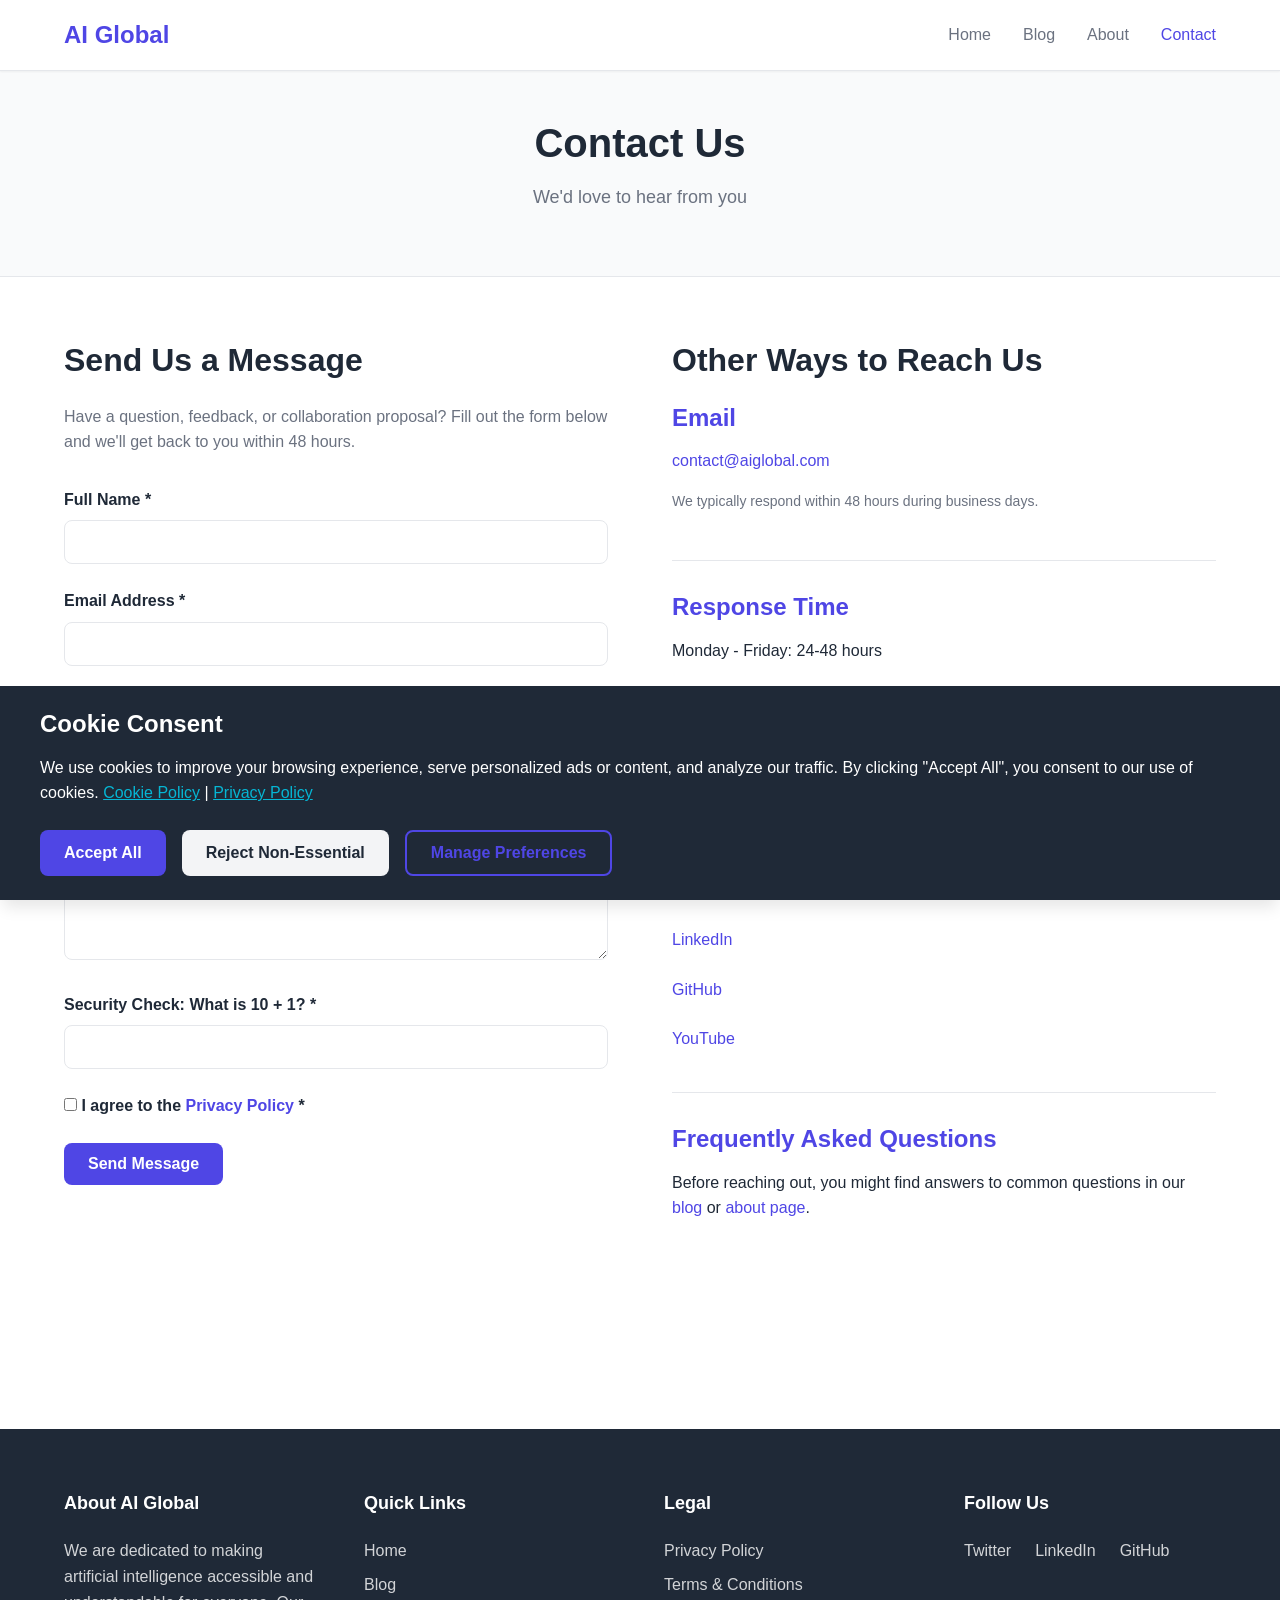
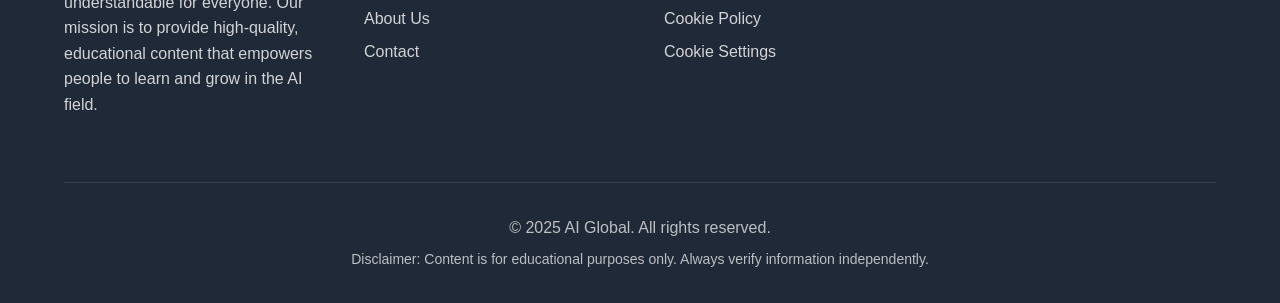
<file: contact.html>
<!DOCTYPE html>
<html lang="en">
<head>
    <meta charset="UTF-8">
    <meta name="viewport" content="width=device-width, initial-scale=1.0">
    <meta name="description" content="Contact AI Global - Get in touch with our team for questions, feedback, or collaboration opportunities.">
    <meta name="keywords" content="contact AI Global, AI questions, feedback">
    
    <title>Contact Us - AI Global</title>
    <link rel="stylesheet" href="css/style.css">
    <link rel="canonical" href="https://yoursite.com/contact.html">
</head>
<body>
    <!-- Cookie Consent Banner -->
    <div id="cookieConsent" class="cookie-consent hidden">
        <div class="cookie-consent-content">
            <h3>Cookie Consent</h3>
            <p>We use cookies to improve your browsing experience, serve personalized ads or content, and analyze our traffic. By clicking "Accept All", you consent to our use of cookies. <a href="cookie-policy.html">Cookie Policy</a> | <a href="privacy-policy.html">Privacy Policy</a></p>
            <div class="cookie-buttons">
                <button id="acceptCookies" class="btn btn-primary">Accept All</button>
                <button id="rejectCookies" class="btn btn-secondary">Reject Non-Essential</button>
                <button id="manageCookies" class="btn btn-tertiary">Manage Preferences</button>
            </div>
        </div>
    </div>

    <!-- Header -->
    <header class="header">
        <nav class="nav-container">
            <div class="logo">
                <a href="index.html">AI Global</a>
            </div>
            <button class="nav-toggle" id="navToggle" aria-label="Toggle navigation">
                <span></span>
                <span></span>
                <span></span>
            </button>
            <ul class="nav-menu" id="navMenu">
                <li><a href="index.html">Home</a></li>
                <li><a href="blog.html">Blog</a></li>
                <li><a href="about.html">About</a></li>
                <li><a href="contact.html" class="active">Contact</a></li>
            </ul>
        </nav>
    </header>

    <!-- Page Header -->
    <section class="page-header">
        <div class="container">
            <h1>Contact Us</h1>
            <p>We'd love to hear from you</p>
        </div>
    </section>

    <!-- Contact Content -->
    <section class="contact-section">
        <div class="container">
            <div class="contact-grid">
                <!-- Contact Form -->
                <div class="contact-form-container">
                    <h2>Send Us a Message</h2>
                    <p>Have a question, feedback, or collaboration proposal? Fill out the form below and we'll get back to you within 48 hours.</p>
                    
                    <form class="contact-form" id="contactForm">
                        <div class="form-group">
                            <label for="name">Full Name *</label>
                            <input type="text" id="name" name="name" required aria-label="Full name">
                        </div>

                        <div class="form-group">
                            <label for="email">Email Address *</label>
                            <input type="email" id="email" name="email" required aria-label="Email address">
                        </div>

                        <div class="form-group">
                            <label for="subject">Subject *</label>
                            <select id="subject" name="subject" required aria-label="Subject">
                                <option value="">Select a subject</option>
                                <option value="general">General Inquiry</option>
                                <option value="feedback">Feedback</option>
                                <option value="technical">Technical Issue</option>
                                <option value="content">Content Suggestion</option>
                                <option value="collaboration">Collaboration Opportunity</option>
                                <option value="advertising">Advertising Inquiry</option>
                                <option value="other">Other</option>
                            </select>
                        </div>

                        <div class="form-group">
                            <label for="message">Message *</label>
                            <textarea id="message" name="message" rows="6" required aria-label="Message"></textarea>
                        </div>

                        <!-- Simple Math CAPTCHA -->
                        <div class="form-group captcha">
                            <label for="captcha">Security Check: What is <span id="captchaQuestion">5 + 3</span>? *</label>
                            <input type="text" id="captcha" name="captcha" required aria-label="Captcha answer">
                        </div>

                        <div class="form-group">
                            <label class="checkbox-label">
                                <input type="checkbox" id="privacy" name="privacy" required>
                                I agree to the <a href="privacy-policy.html" target="_blank">Privacy Policy</a> *
                            </label>
                        </div>

                        <button type="submit" class="btn btn-primary">Send Message</button>
                        
                        <div class="form-message" id="formMessage"></div>
                    </form>
                </div>

                <!-- Contact Information -->
                <div class="contact-info">
                    <h2>Other Ways to Reach Us</h2>
                    
                    <div class="contact-info-item">
                        <h3>Email</h3>
                        <p><a href="mailto:contact@aiglobal.com">contact@aiglobal.com</a></p>
                        <p class="info-note">We typically respond within 48 hours during business days.</p>
                    </div>

                    <div class="contact-info-item">
                        <h3>Response Time</h3>
                        <p>Monday - Friday: 24-48 hours</p>
                        <p>Weekends & Holidays: 48-72 hours</p>
                        <p class="info-note">We appreciate your patience and will respond as quickly as possible.</p>
                    </div>

                    <div class="contact-info-item">
                        <h3>Follow Us</h3>
                        <div class="social-links-vertical">
                            <a href="#" target="_blank">Twitter</a>
                            <a href="#" target="_blank">LinkedIn</a>
                            <a href="#" target="_blank">GitHub</a>
                            <a href="#" target="_blank">YouTube</a>
                        </div>
                    </div>

                    <div class="contact-info-item">
                        <h3>Frequently Asked Questions</h3>
                        <p>Before reaching out, you might find answers to common questions in our <a href="blog.html">blog</a> or <a href="about.html">about page</a>.</p>
                    </div>
                </div>
            </div>
        </div>
    </section>

    <!-- Footer -->
    <footer class="footer">
        <div class="container">
            <div class="footer-grid">
                <div class="footer-col">
                    <h4>About AI Global</h4>
                    <p>We are dedicated to making artificial intelligence accessible and understandable for everyone. Our mission is to provide high-quality, educational content that empowers people to learn and grow in the AI field.</p>
                </div>
                <div class="footer-col">
                    <h4>Quick Links</h4>
                    <ul>
                        <li><a href="index.html">Home</a></li>
                        <li><a href="blog.html">Blog</a></li>
                        <li><a href="about.html">About Us</a></li>
                        <li><a href="contact.html">Contact</a></li>
                    </ul>
                </div>
                <div class="footer-col">
                    <h4>Legal</h4>
                    <ul>
                        <li><a href="privacy-policy.html">Privacy Policy</a></li>
                        <li><a href="terms.html">Terms & Conditions</a></li>
                        <li><a href="cookie-policy.html">Cookie Policy</a></li>
                        <li><a href="#" id="cookieSettings">Cookie Settings</a></li>
                    </ul>
                </div>
                <div class="footer-col">
                    <h4>Follow Us</h4>
                    <div class="social-links">
                        <a href="#" aria-label="Twitter">Twitter</a>
                        <a href="#" aria-label="LinkedIn">LinkedIn</a>
                        <a href="#" aria-label="GitHub">GitHub</a>
                    </div>
                </div>
            </div>
            <div class="footer-bottom">
                <p>&copy; 2025 AI Global. All rights reserved.</p>
                <p class="disclaimer">Disclaimer: Content is for educational purposes only. Always verify information independently.</p>
            </div>
        </div>
    </footer>

    <script src="js/main.js"></script>
    <script src="js/contact.js"></script>
</body>
</html>
</file>
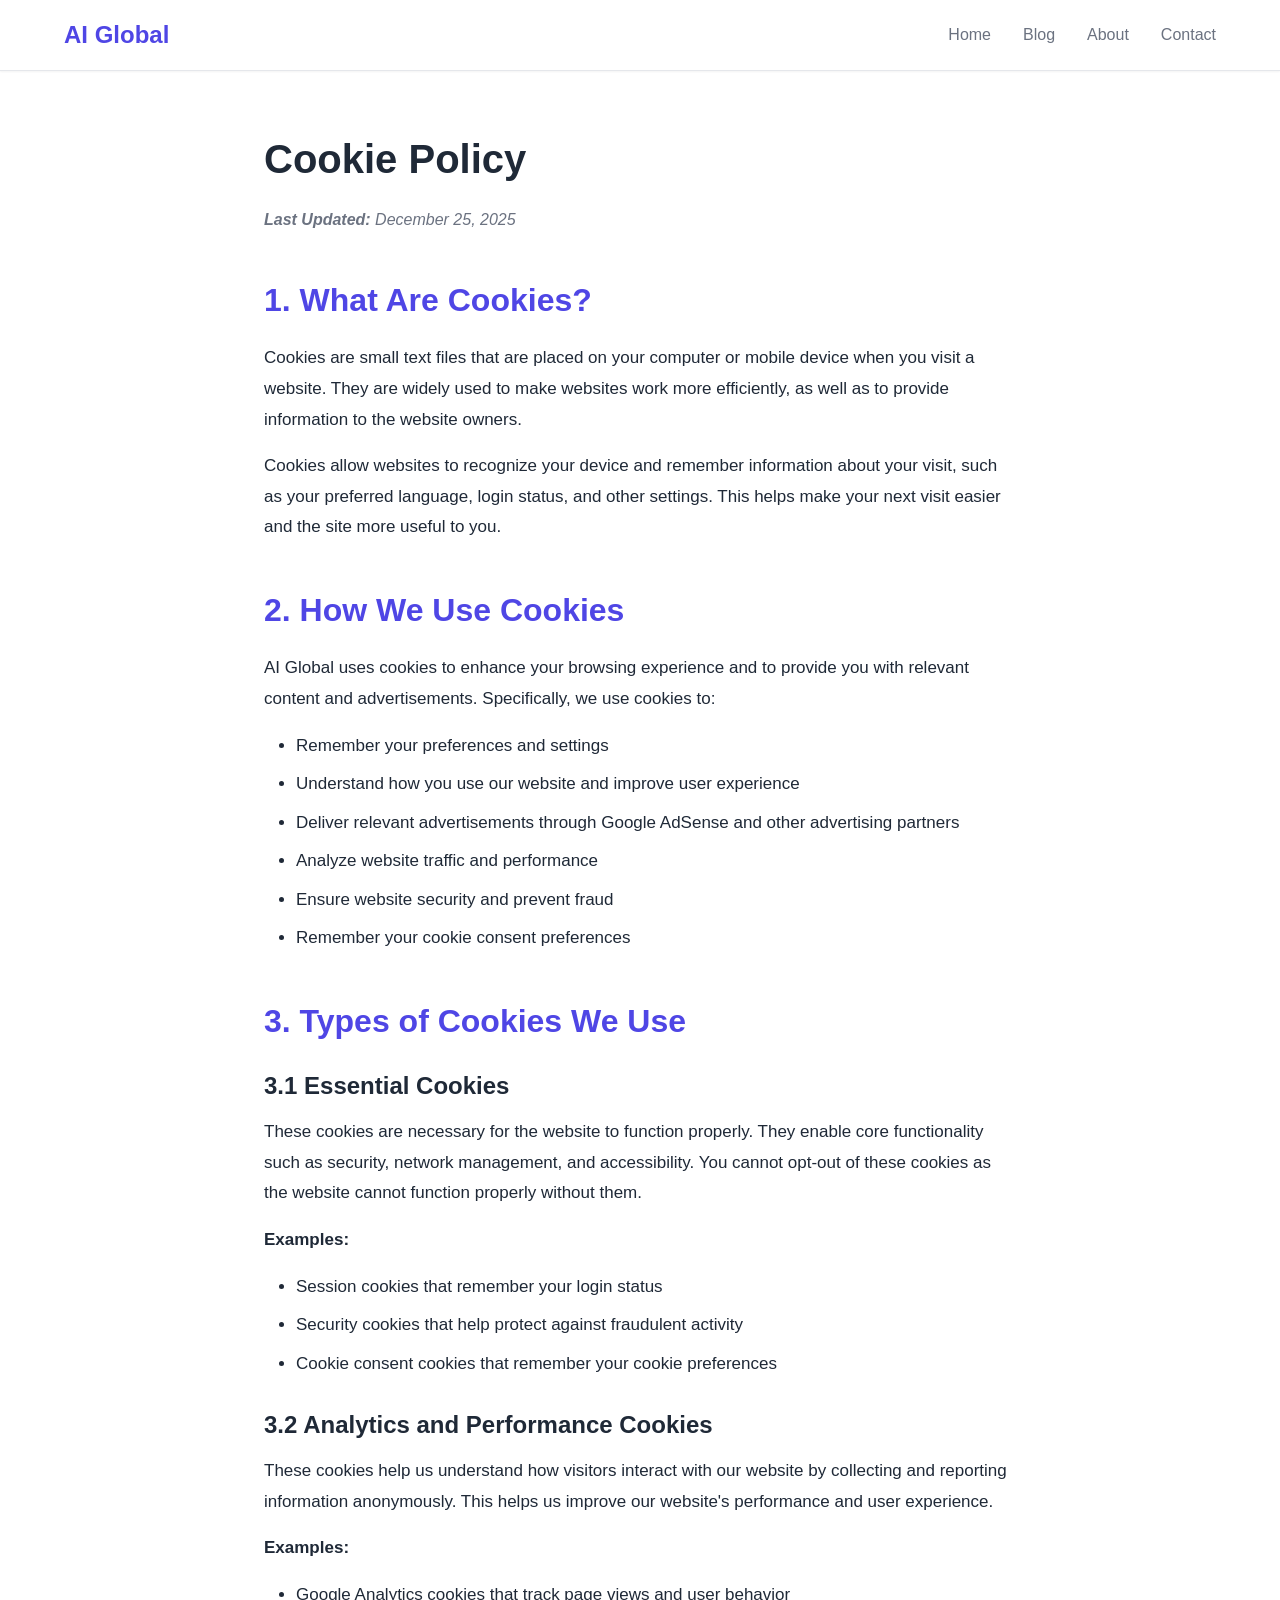
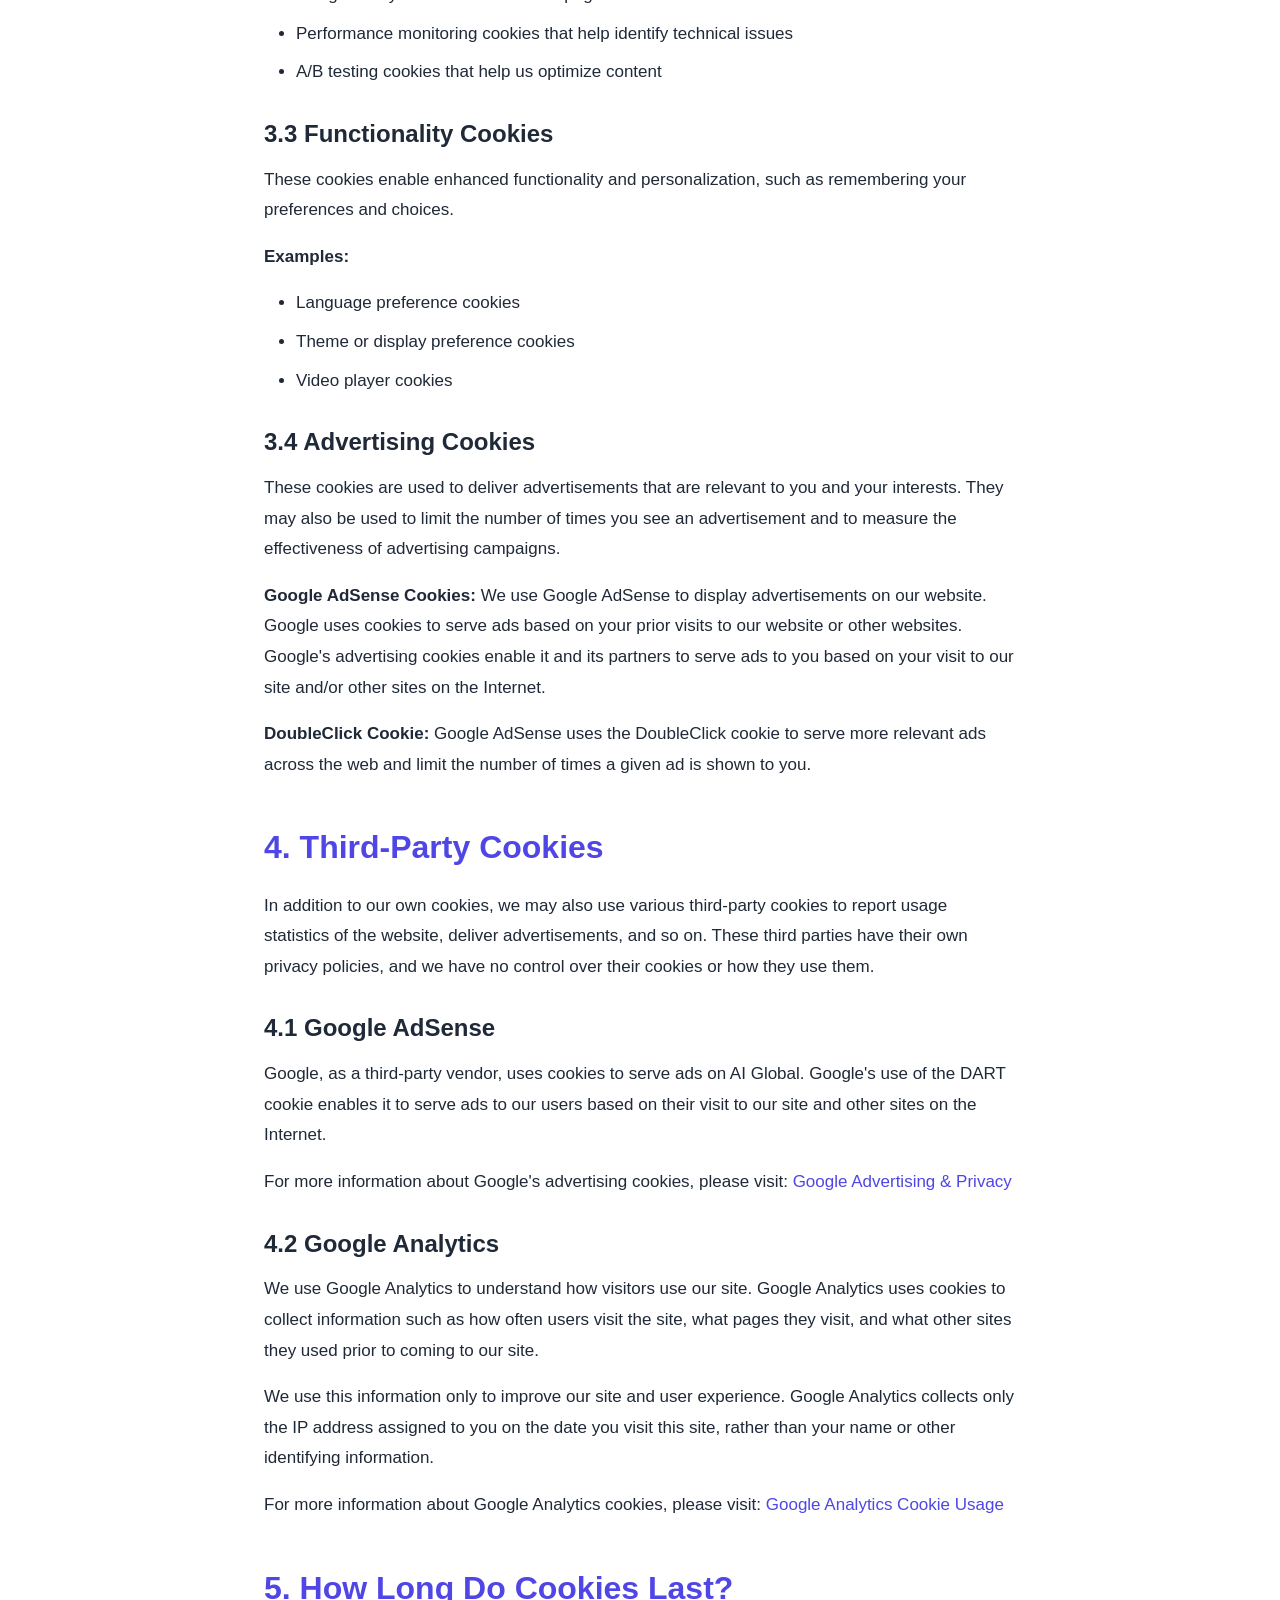
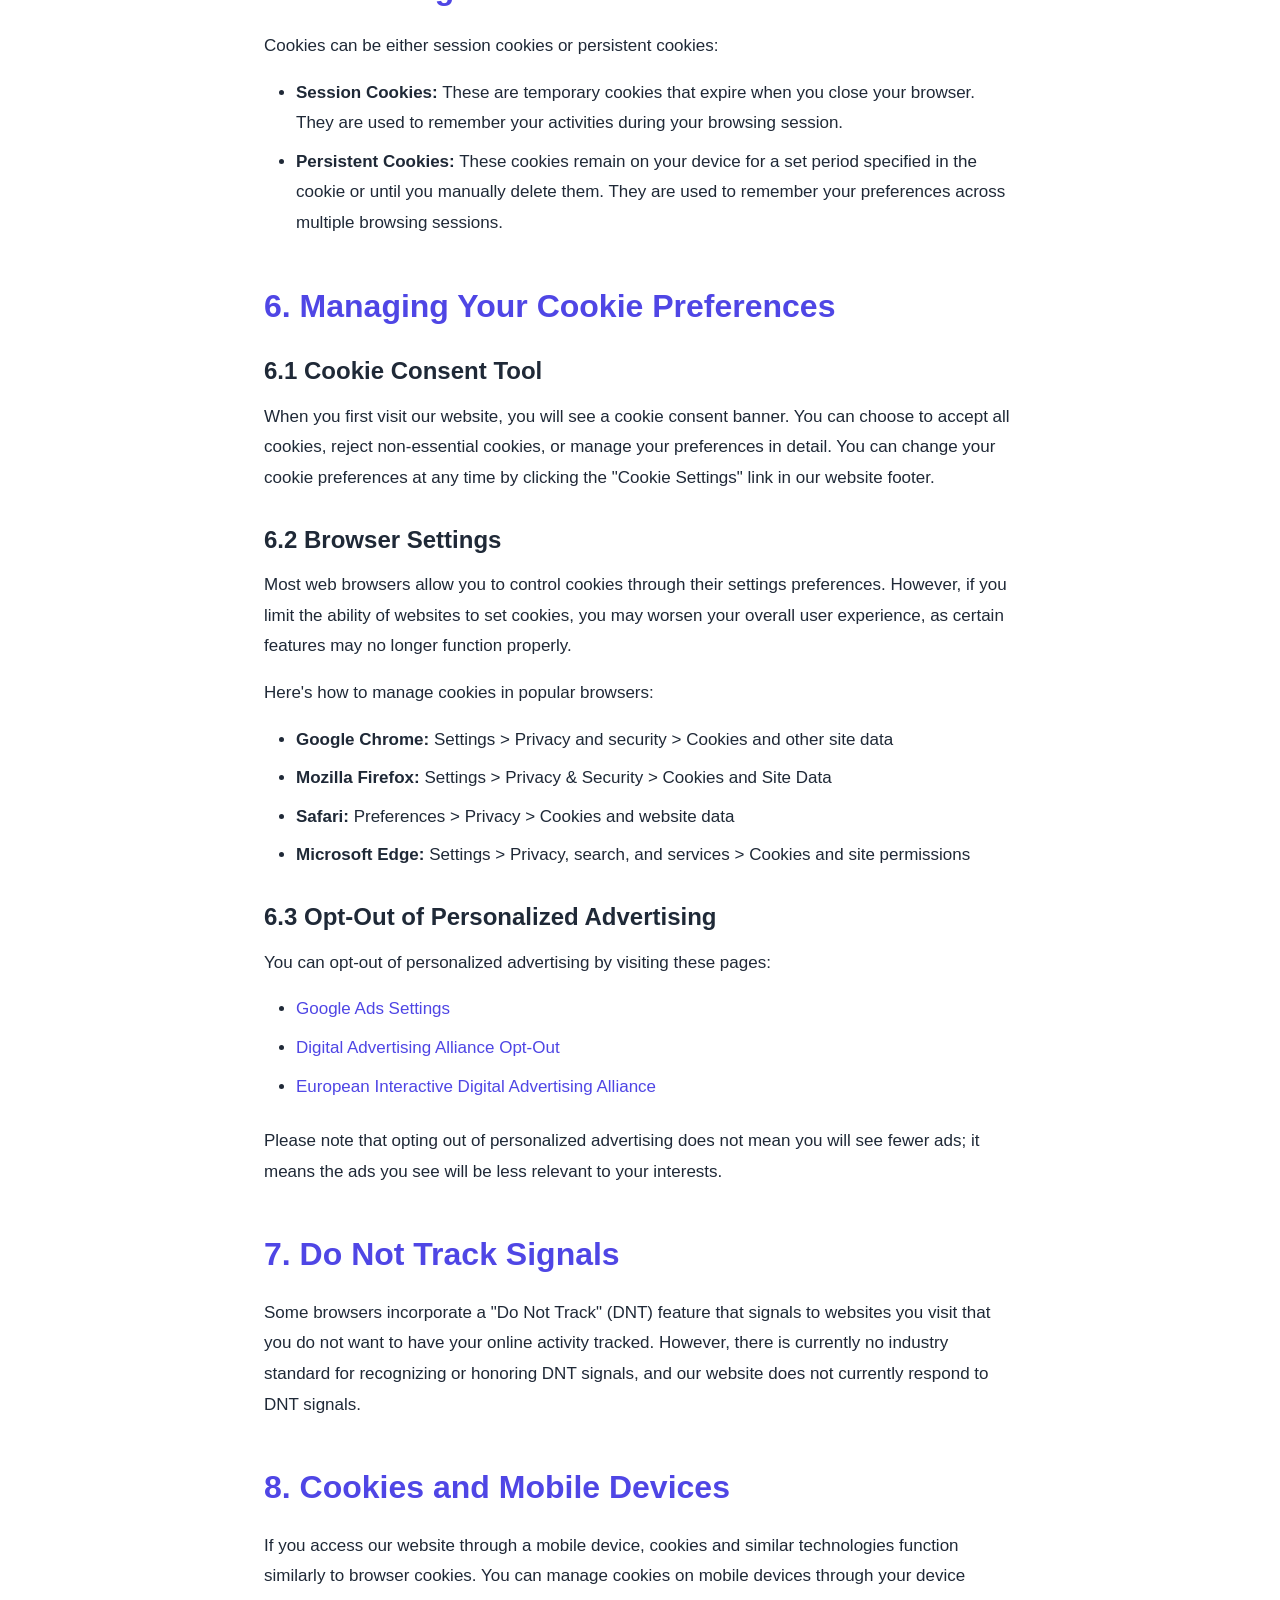
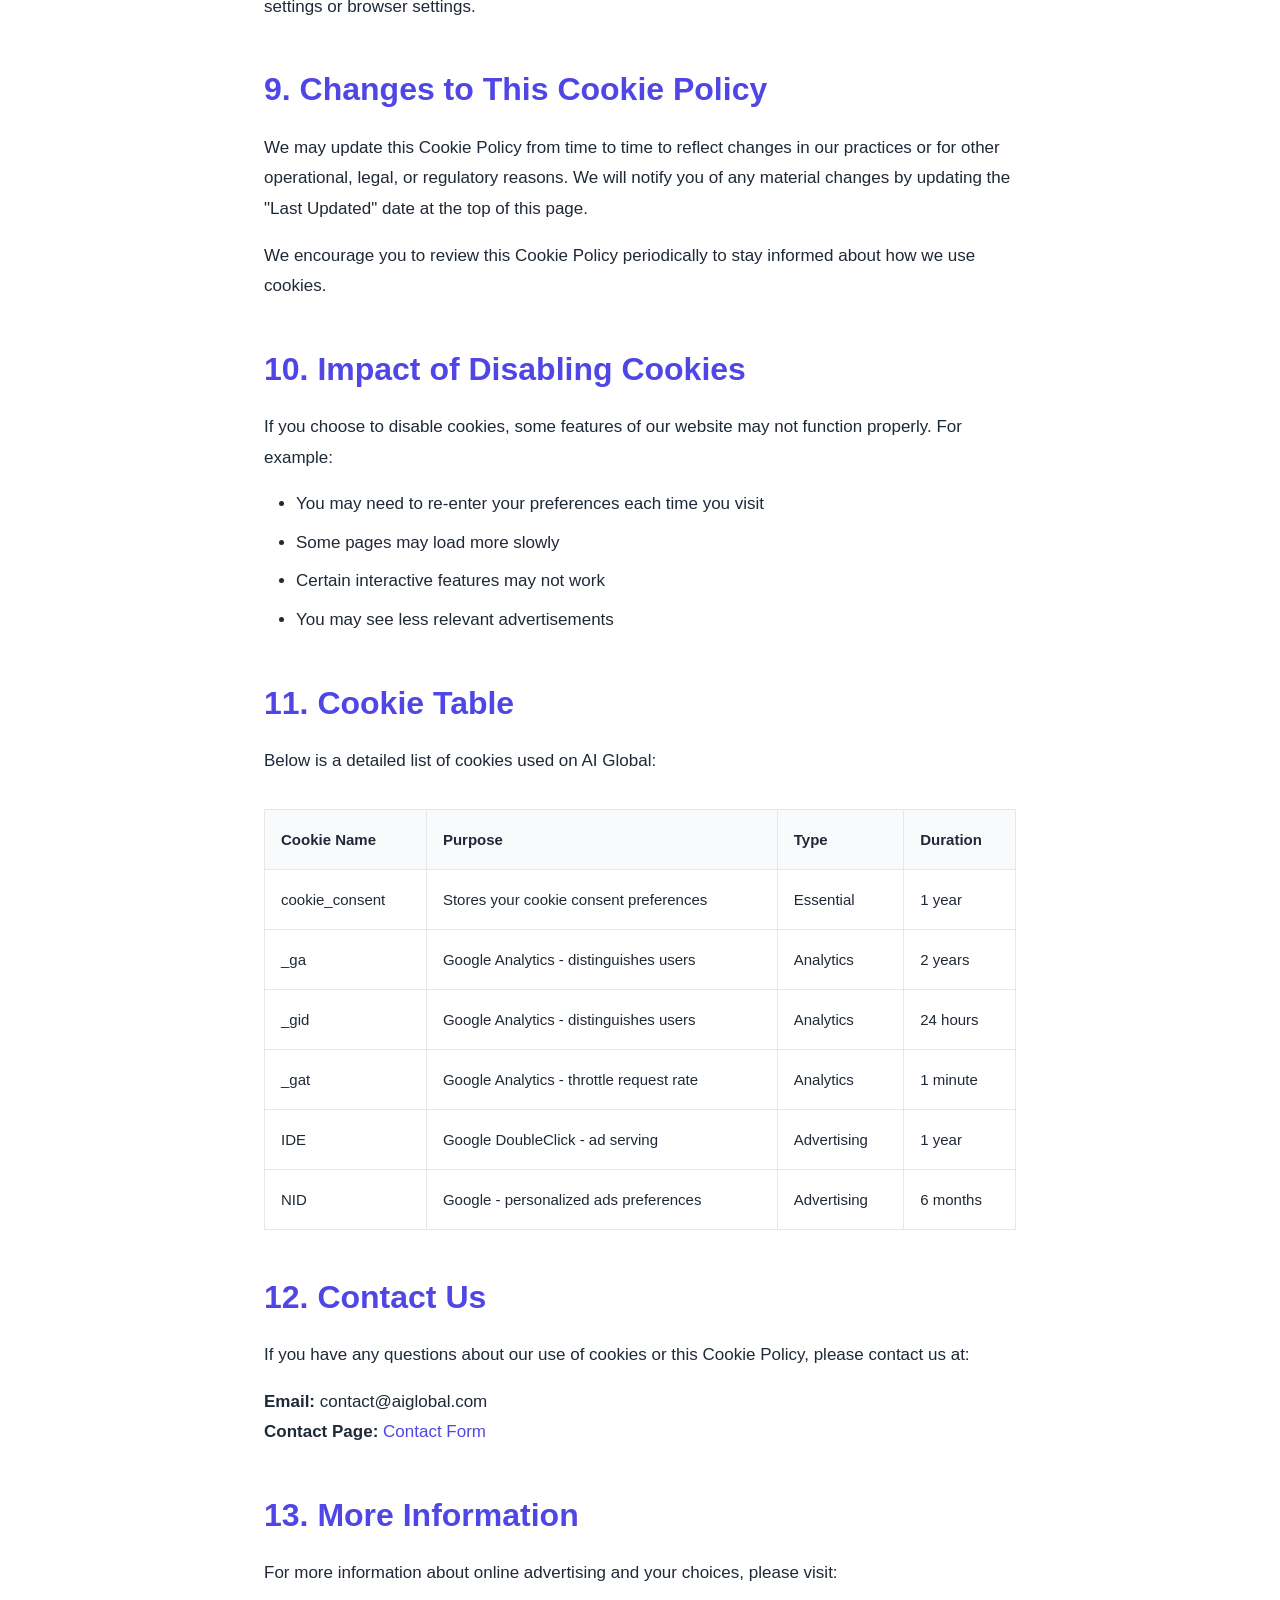
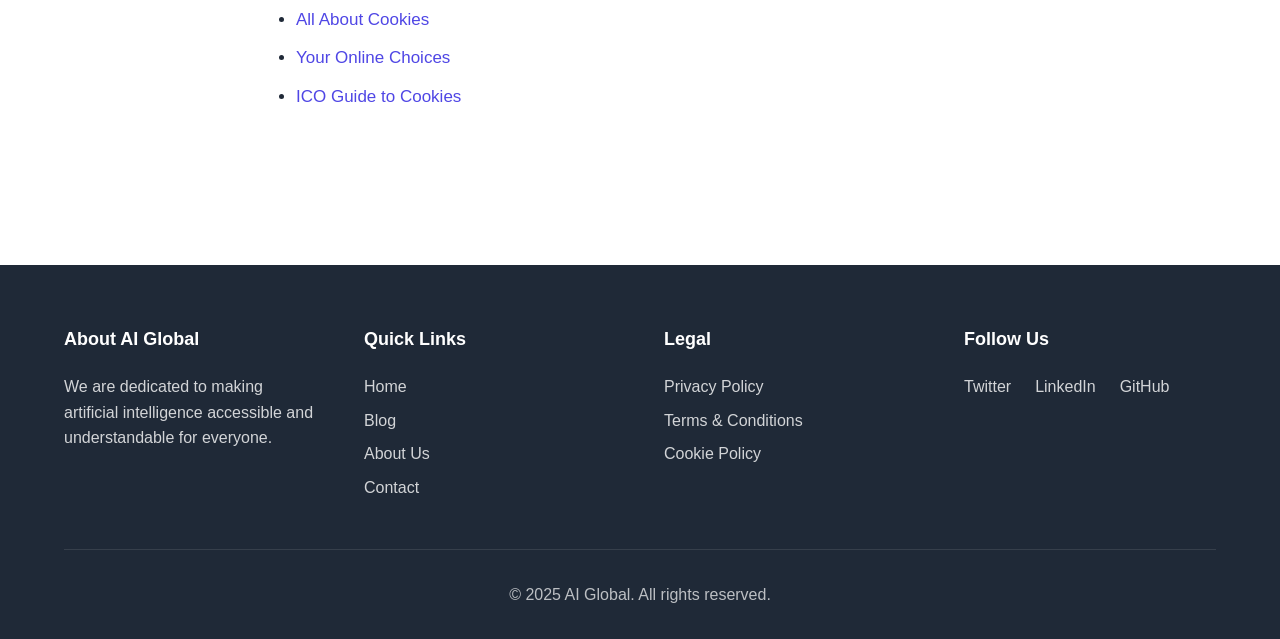
<file: cookie-policy.html>
<!DOCTYPE html>
<html lang="en">
<head>
    <meta charset="UTF-8">
    <meta name="viewport" content="width=device-width, initial-scale=1.0">
    <meta name="description" content="Cookie Policy for AI Global - Learn about the cookies we use and how to manage your preferences.">
    <meta name="robots" content="noindex, follow">
    
    <title>Cookie Policy - AI Global</title>
    <link rel="stylesheet" href="css/style.css">
</head>
<body>
    <!-- Header -->
    <header class="header">
        <nav class="nav-container">
            <div class="logo">
                <a href="index.html">AI Global</a>
            </div>
            <button class="nav-toggle" id="navToggle" aria-label="Toggle navigation">
                <span></span>
                <span></span>
                <span></span>
            </button>
            <ul class="nav-menu" id="navMenu">
                <li><a href="index.html">Home</a></li>
                <li><a href="blog.html">Blog</a></li>
                <li><a href="about.html">About</a></li>
                <li><a href="contact.html">Contact</a></li>
            </ul>
        </nav>
    </header>

    <!-- Legal Content -->
    <section class="legal-page">
        <div class="container-narrow">
            <h1>Cookie Policy</h1>
            <p class="last-updated"><strong>Last Updated:</strong> December 25, 2025</p>

            <div class="legal-content">
                <h2>1. What Are Cookies?</h2>
                <p>Cookies are small text files that are placed on your computer or mobile device when you visit a website. They are widely used to make websites work more efficiently, as well as to provide information to the website owners.</p>

                <p>Cookies allow websites to recognize your device and remember information about your visit, such as your preferred language, login status, and other settings. This helps make your next visit easier and the site more useful to you.</p>

                <h2>2. How We Use Cookies</h2>
                <p>AI Global uses cookies to enhance your browsing experience and to provide you with relevant content and advertisements. Specifically, we use cookies to:</p>

                <ul>
                    <li>Remember your preferences and settings</li>
                    <li>Understand how you use our website and improve user experience</li>
                    <li>Deliver relevant advertisements through Google AdSense and other advertising partners</li>
                    <li>Analyze website traffic and performance</li>
                    <li>Ensure website security and prevent fraud</li>
                    <li>Remember your cookie consent preferences</li>
                </ul>

                <h2>3. Types of Cookies We Use</h2>

                <h3>3.1 Essential Cookies</h3>
                <p>These cookies are necessary for the website to function properly. They enable core functionality such as security, network management, and accessibility. You cannot opt-out of these cookies as the website cannot function properly without them.</p>

                <p><strong>Examples:</strong></p>
                <ul>
                    <li>Session cookies that remember your login status</li>
                    <li>Security cookies that help protect against fraudulent activity</li>
                    <li>Cookie consent cookies that remember your cookie preferences</li>
                </ul>

                <h3>3.2 Analytics and Performance Cookies</h3>
                <p>These cookies help us understand how visitors interact with our website by collecting and reporting information anonymously. This helps us improve our website's performance and user experience.</p>

                <p><strong>Examples:</strong></p>
                <ul>
                    <li>Google Analytics cookies that track page views and user behavior</li>
                    <li>Performance monitoring cookies that help identify technical issues</li>
                    <li>A/B testing cookies that help us optimize content</li>
                </ul>

                <h3>3.3 Functionality Cookies</h3>
                <p>These cookies enable enhanced functionality and personalization, such as remembering your preferences and choices.</p>

                <p><strong>Examples:</strong></p>
                <ul>
                    <li>Language preference cookies</li>
                    <li>Theme or display preference cookies</li>
                    <li>Video player cookies</li>
                </ul>

                <h3>3.4 Advertising Cookies</h3>
                <p>These cookies are used to deliver advertisements that are relevant to you and your interests. They may also be used to limit the number of times you see an advertisement and to measure the effectiveness of advertising campaigns.</p>

                <p><strong>Google AdSense Cookies:</strong> We use Google AdSense to display advertisements on our website. Google uses cookies to serve ads based on your prior visits to our website or other websites. Google's advertising cookies enable it and its partners to serve ads to you based on your visit to our site and/or other sites on the Internet.</p>

                <p><strong>DoubleClick Cookie:</strong> Google AdSense uses the DoubleClick cookie to serve more relevant ads across the web and limit the number of times a given ad is shown to you.</p>

                <h2>4. Third-Party Cookies</h2>
                <p>In addition to our own cookies, we may also use various third-party cookies to report usage statistics of the website, deliver advertisements, and so on. These third parties have their own privacy policies, and we have no control over their cookies or how they use them.</p>

                <h3>4.1 Google AdSense</h3>
                <p>Google, as a third-party vendor, uses cookies to serve ads on AI Global. Google's use of the DART cookie enables it to serve ads to our users based on their visit to our site and other sites on the Internet.</p>

                <p>For more information about Google's advertising cookies, please visit: <a href="https://policies.google.com/technologies/ads" target="_blank" rel="noopener noreferrer">Google Advertising & Privacy</a></p>

                <h3>4.2 Google Analytics</h3>
                <p>We use Google Analytics to understand how visitors use our site. Google Analytics uses cookies to collect information such as how often users visit the site, what pages they visit, and what other sites they used prior to coming to our site.</p>

                <p>We use this information only to improve our site and user experience. Google Analytics collects only the IP address assigned to you on the date you visit this site, rather than your name or other identifying information.</p>

                <p>For more information about Google Analytics cookies, please visit: <a href="https://developers.google.com/analytics/devguides/collection/analyticsjs/cookie-usage" target="_blank" rel="noopener noreferrer">Google Analytics Cookie Usage</a></p>

                <h2>5. How Long Do Cookies Last?</h2>
                <p>Cookies can be either session cookies or persistent cookies:</p>

                <ul>
                    <li><strong>Session Cookies:</strong> These are temporary cookies that expire when you close your browser. They are used to remember your activities during your browsing session.</li>
                    <li><strong>Persistent Cookies:</strong> These cookies remain on your device for a set period specified in the cookie or until you manually delete them. They are used to remember your preferences across multiple browsing sessions.</li>
                </ul>

                <h2>6. Managing Your Cookie Preferences</h2>

                <h3>6.1 Cookie Consent Tool</h3>
                <p>When you first visit our website, you will see a cookie consent banner. You can choose to accept all cookies, reject non-essential cookies, or manage your preferences in detail. You can change your cookie preferences at any time by clicking the "Cookie Settings" link in our website footer.</p>

                <h3>6.2 Browser Settings</h3>
                <p>Most web browsers allow you to control cookies through their settings preferences. However, if you limit the ability of websites to set cookies, you may worsen your overall user experience, as certain features may no longer function properly.</p>

                <p>Here's how to manage cookies in popular browsers:</p>

                <ul>
                    <li><strong>Google Chrome:</strong> Settings > Privacy and security > Cookies and other site data</li>
                    <li><strong>Mozilla Firefox:</strong> Settings > Privacy & Security > Cookies and Site Data</li>
                    <li><strong>Safari:</strong> Preferences > Privacy > Cookies and website data</li>
                    <li><strong>Microsoft Edge:</strong> Settings > Privacy, search, and services > Cookies and site permissions</li>
                </ul>

                <h3>6.3 Opt-Out of Personalized Advertising</h3>
                <p>You can opt-out of personalized advertising by visiting these pages:</p>

                <ul>
                    <li><a href="https://www.google.com/settings/ads" target="_blank" rel="noopener noreferrer">Google Ads Settings</a></li>
                    <li><a href="http://www.aboutads.info/choices/" target="_blank" rel="noopener noreferrer">Digital Advertising Alliance Opt-Out</a></li>
                    <li><a href="http://www.youronlinechoices.com/" target="_blank" rel="noopener noreferrer">European Interactive Digital Advertising Alliance</a></li>
                </ul>

                <p>Please note that opting out of personalized advertising does not mean you will see fewer ads; it means the ads you see will be less relevant to your interests.</p>

                <h2>7. Do Not Track Signals</h2>
                <p>Some browsers incorporate a "Do Not Track" (DNT) feature that signals to websites you visit that you do not want to have your online activity tracked. However, there is currently no industry standard for recognizing or honoring DNT signals, and our website does not currently respond to DNT signals.</p>

                <h2>8. Cookies and Mobile Devices</h2>
                <p>If you access our website through a mobile device, cookies and similar technologies function similarly to browser cookies. You can manage cookies on mobile devices through your device settings or browser settings.</p>

                <h2>9. Changes to This Cookie Policy</h2>
                <p>We may update this Cookie Policy from time to time to reflect changes in our practices or for other operational, legal, or regulatory reasons. We will notify you of any material changes by updating the "Last Updated" date at the top of this page.</p>

                <p>We encourage you to review this Cookie Policy periodically to stay informed about how we use cookies.</p>

                <h2>10. Impact of Disabling Cookies</h2>
                <p>If you choose to disable cookies, some features of our website may not function properly. For example:</p>

                <ul>
                    <li>You may need to re-enter your preferences each time you visit</li>
                    <li>Some pages may load more slowly</li>
                    <li>Certain interactive features may not work</li>
                    <li>You may see less relevant advertisements</li>
                </ul>

                <h2>11. Cookie Table</h2>
                <p>Below is a detailed list of cookies used on AI Global:</p>

                <table class="cookie-table">
                    <thead>
                        <tr>
                            <th>Cookie Name</th>
                            <th>Purpose</th>
                            <th>Type</th>
                            <th>Duration</th>
                        </tr>
                    </thead>
                    <tbody>
                        <tr>
                            <td>cookie_consent</td>
                            <td>Stores your cookie consent preferences</td>
                            <td>Essential</td>
                            <td>1 year</td>
                        </tr>
                        <tr>
                            <td>_ga</td>
                            <td>Google Analytics - distinguishes users</td>
                            <td>Analytics</td>
                            <td>2 years</td>
                        </tr>
                        <tr>
                            <td>_gid</td>
                            <td>Google Analytics - distinguishes users</td>
                            <td>Analytics</td>
                            <td>24 hours</td>
                        </tr>
                        <tr>
                            <td>_gat</td>
                            <td>Google Analytics - throttle request rate</td>
                            <td>Analytics</td>
                            <td>1 minute</td>
                        </tr>
                        <tr>
                            <td>IDE</td>
                            <td>Google DoubleClick - ad serving</td>
                            <td>Advertising</td>
                            <td>1 year</td>
                        </tr>
                        <tr>
                            <td>NID</td>
                            <td>Google - personalized ads preferences</td>
                            <td>Advertising</td>
                            <td>6 months</td>
                        </tr>
                    </tbody>
                </table>

                <h2>12. Contact Us</h2>
                <p>If you have any questions about our use of cookies or this Cookie Policy, please contact us at:</p>
                
                <p>
                    <strong>Email:</strong> contact@aiglobal.com<br>
                    <strong>Contact Page:</strong> <a href="contact.html">Contact Form</a>
                </p>

                <h2>13. More Information</h2>
                <p>For more information about online advertising and your choices, please visit:</p>
                
                <ul>
                    <li><a href="https://www.allaboutcookies.org/" target="_blank" rel="noopener noreferrer">All About Cookies</a></li>
                    <li><a href="https://www.youronlinechoices.com/" target="_blank" rel="noopener noreferrer">Your Online Choices</a></li>
                    <li><a href="https://ico.org.uk/for-organisations/guide-to-pecr/cookies-and-similar-technologies/" target="_blank" rel="noopener noreferrer">ICO Guide to Cookies</a></li>
                </ul>
            </div>
        </div>
    </section>

    <!-- Footer -->
    <footer class="footer">
        <div class="container">
            <div class="footer-grid">
                <div class="footer-col">
                    <h4>About AI Global</h4>
                    <p>We are dedicated to making artificial intelligence accessible and understandable for everyone.</p>
                </div>
                <div class="footer-col">
                    <h4>Quick Links</h4>
                    <ul>
                        <li><a href="index.html">Home</a></li>
                        <li><a href="blog.html">Blog</a></li>
                        <li><a href="about.html">About Us</a></li>
                        <li><a href="contact.html">Contact</a></li>
                    </ul>
                </div>
                <div class="footer-col">
                    <h4>Legal</h4>
                    <ul>
                        <li><a href="privacy-policy.html">Privacy Policy</a></li>
                        <li><a href="terms.html">Terms & Conditions</a></li>
                        <li><a href="cookie-policy.html">Cookie Policy</a></li>
                    </ul>
                </div>
                <div class="footer-col">
                    <h4>Follow Us</h4>
                    <div class="social-links">
                        <a href="#" aria-label="Twitter">Twitter</a>
                        <a href="#" aria-label="LinkedIn">LinkedIn</a>
                        <a href="#" aria-label="GitHub">GitHub</a>
                    </div>
                </div>
            </div>
            <div class="footer-bottom">
                <p>&copy; 2025 AI Global. All rights reserved.</p>
            </div>
        </div>
    </footer>

    <script src="js/main.js"></script>
</body>
</html>
</file>
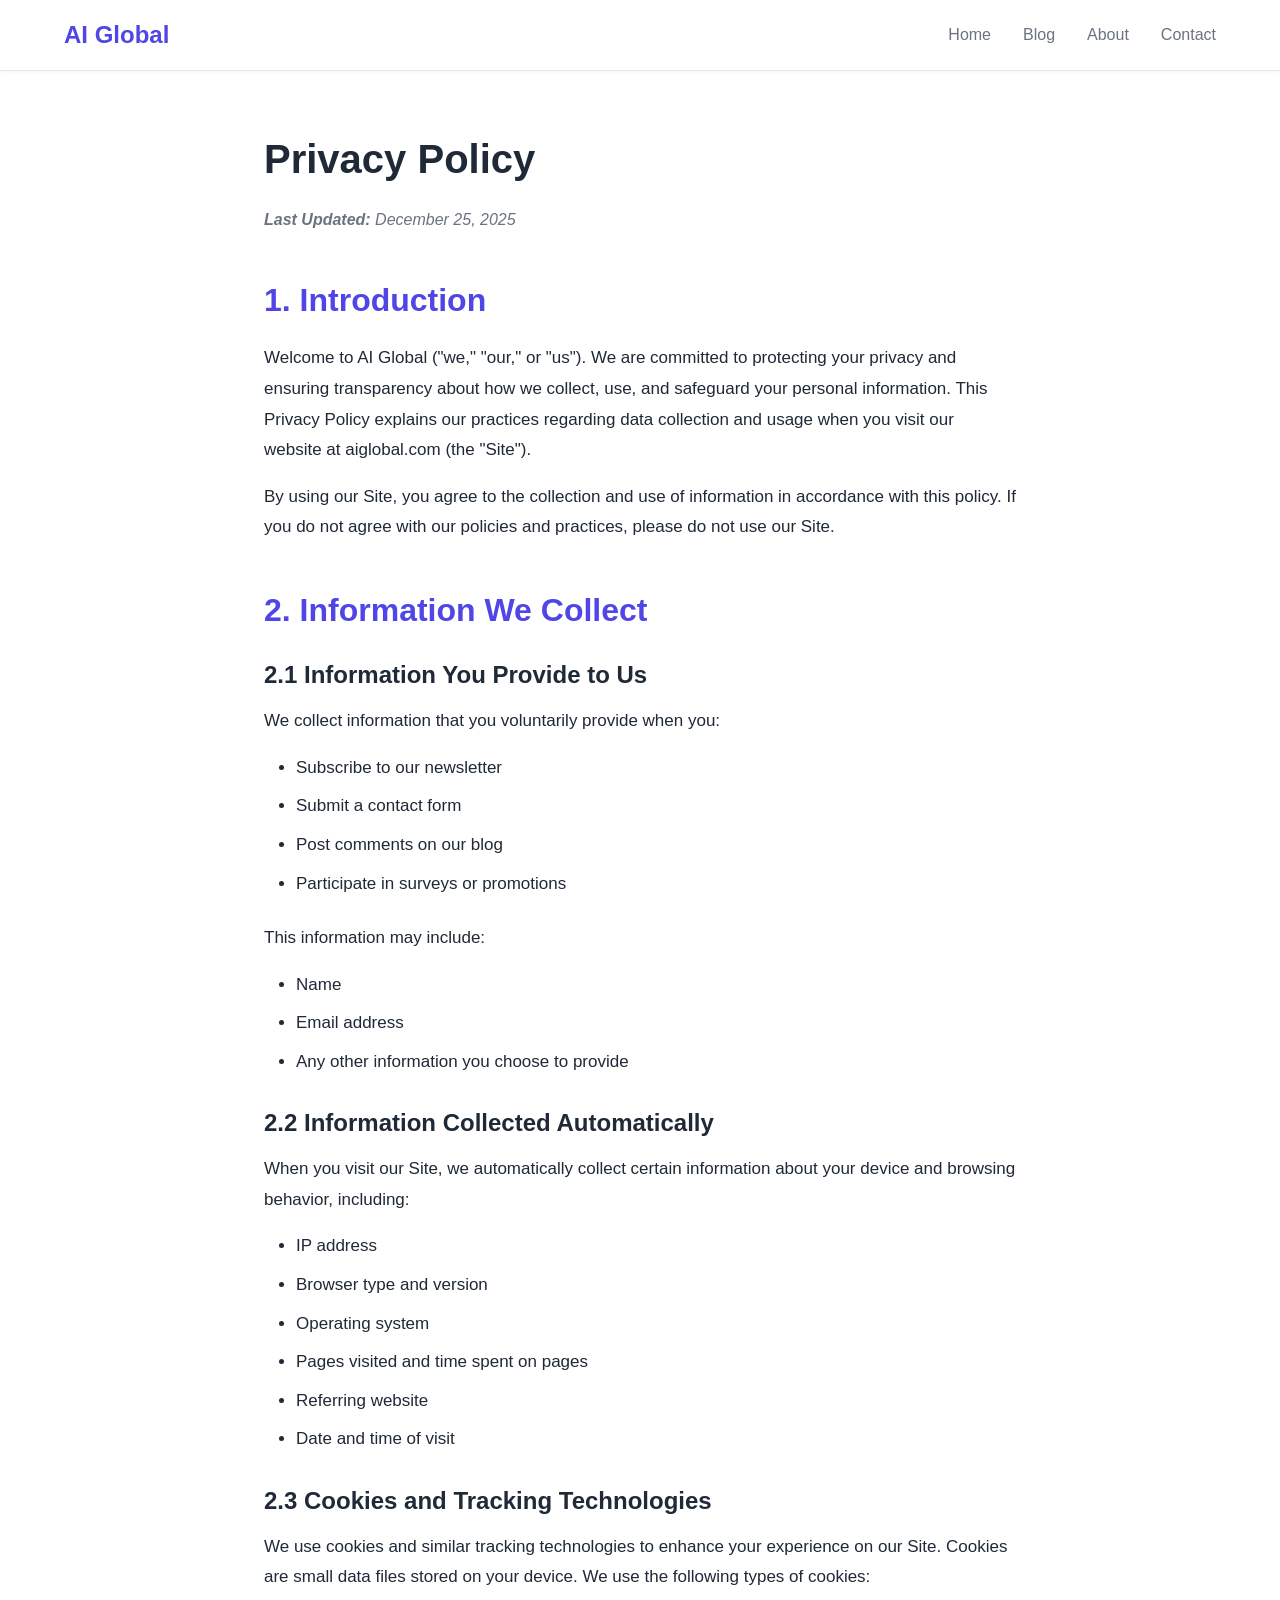
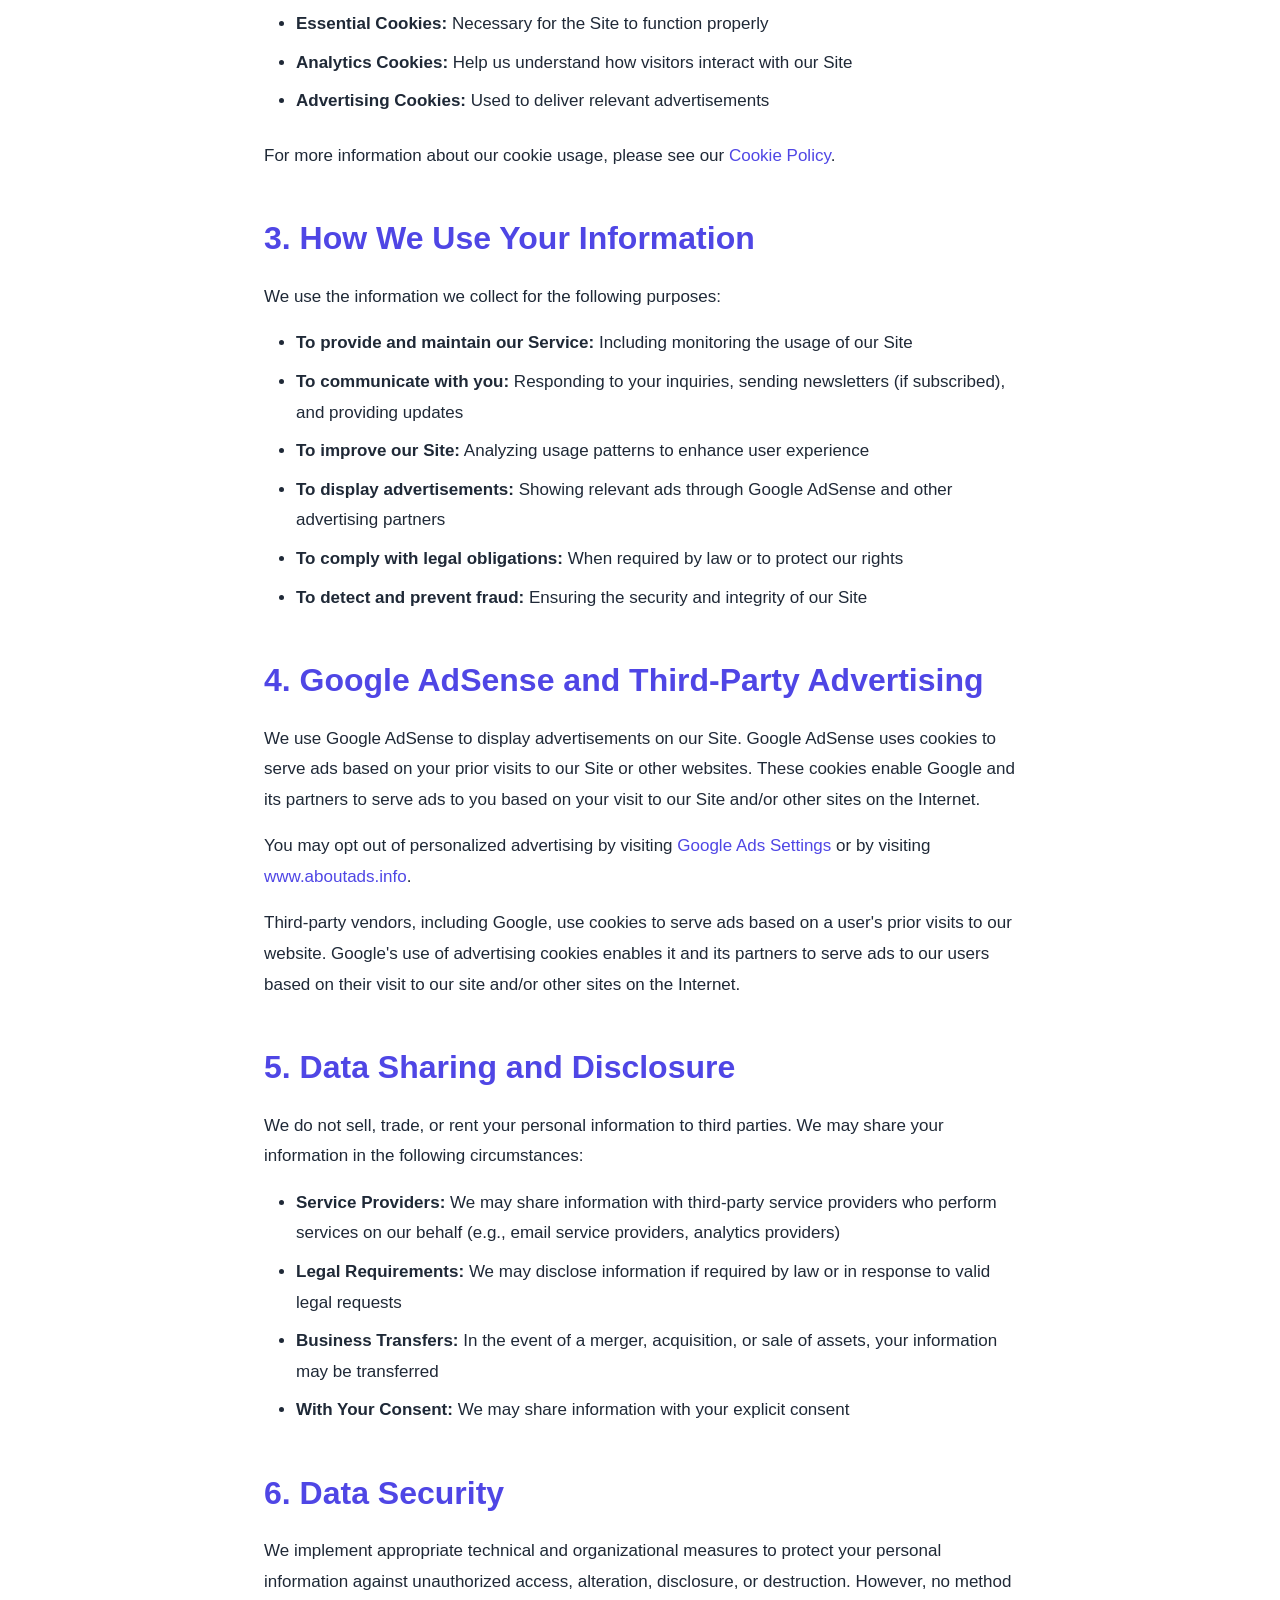
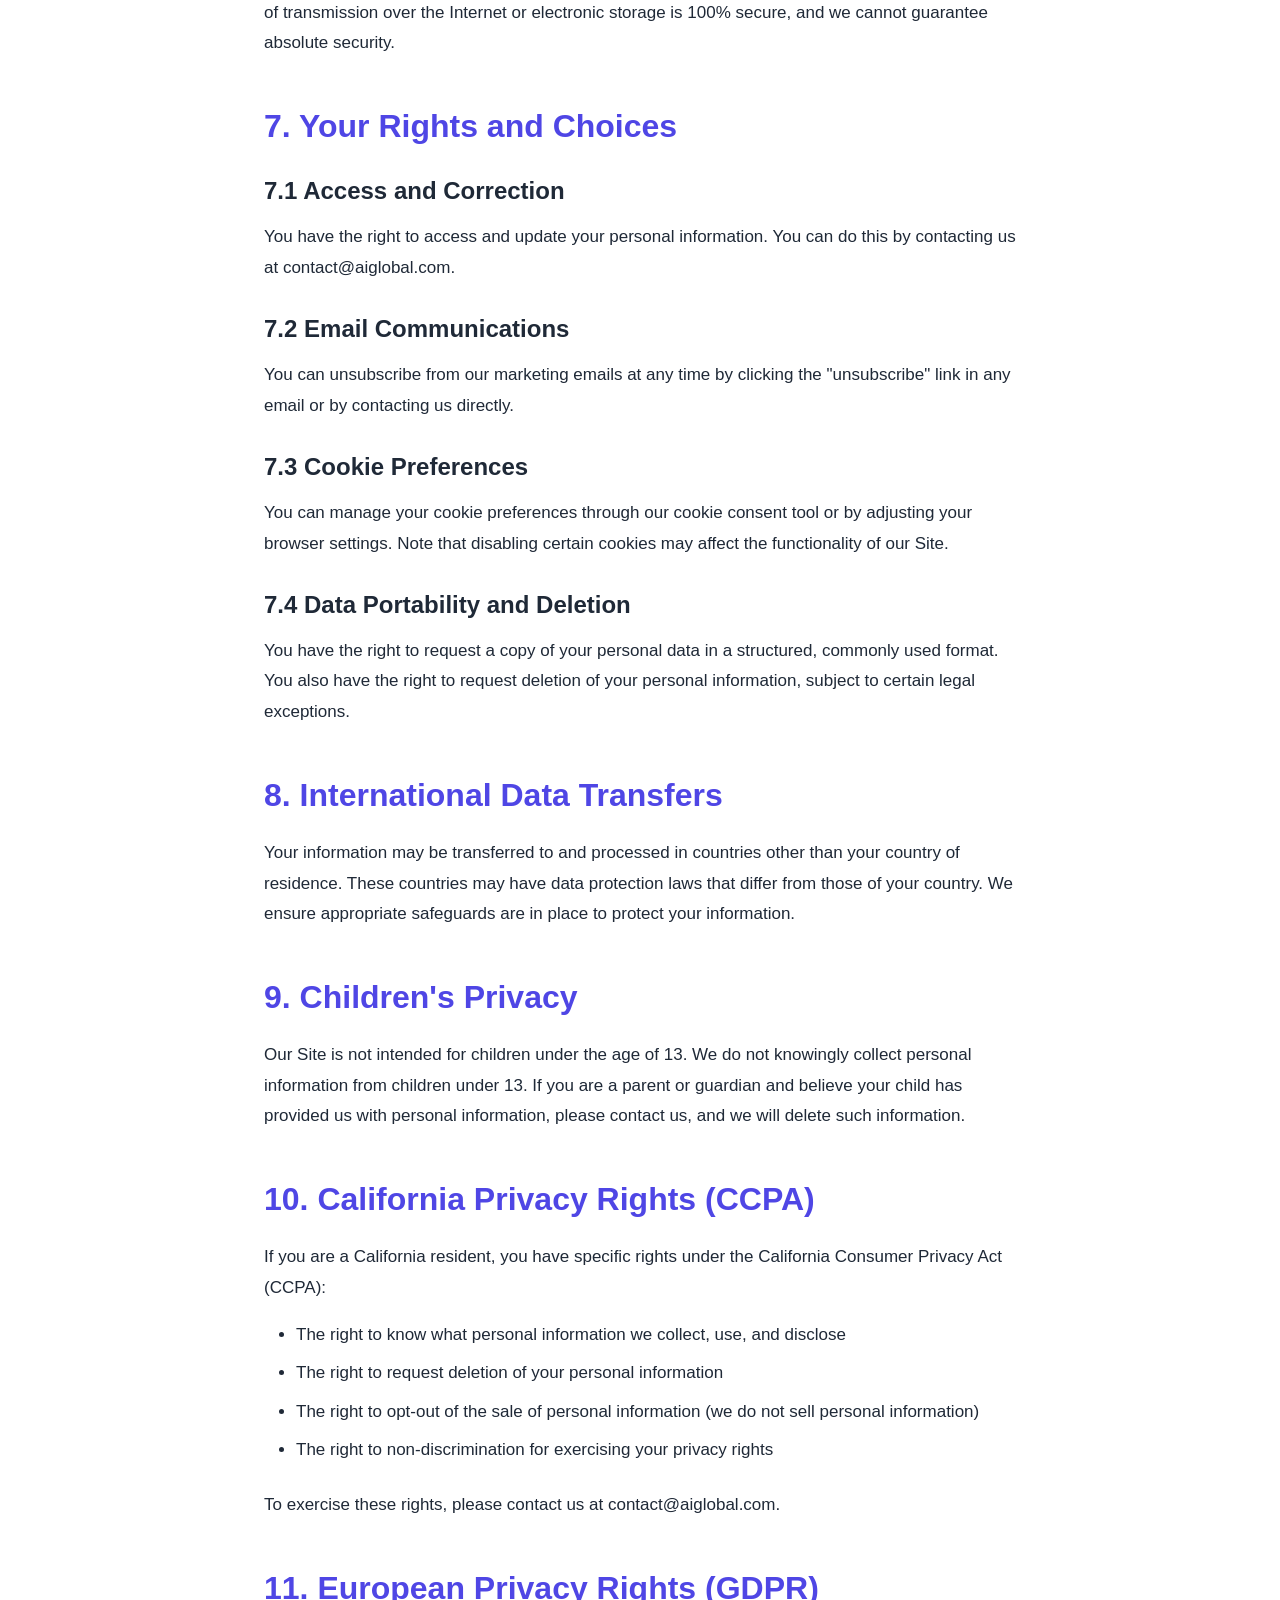
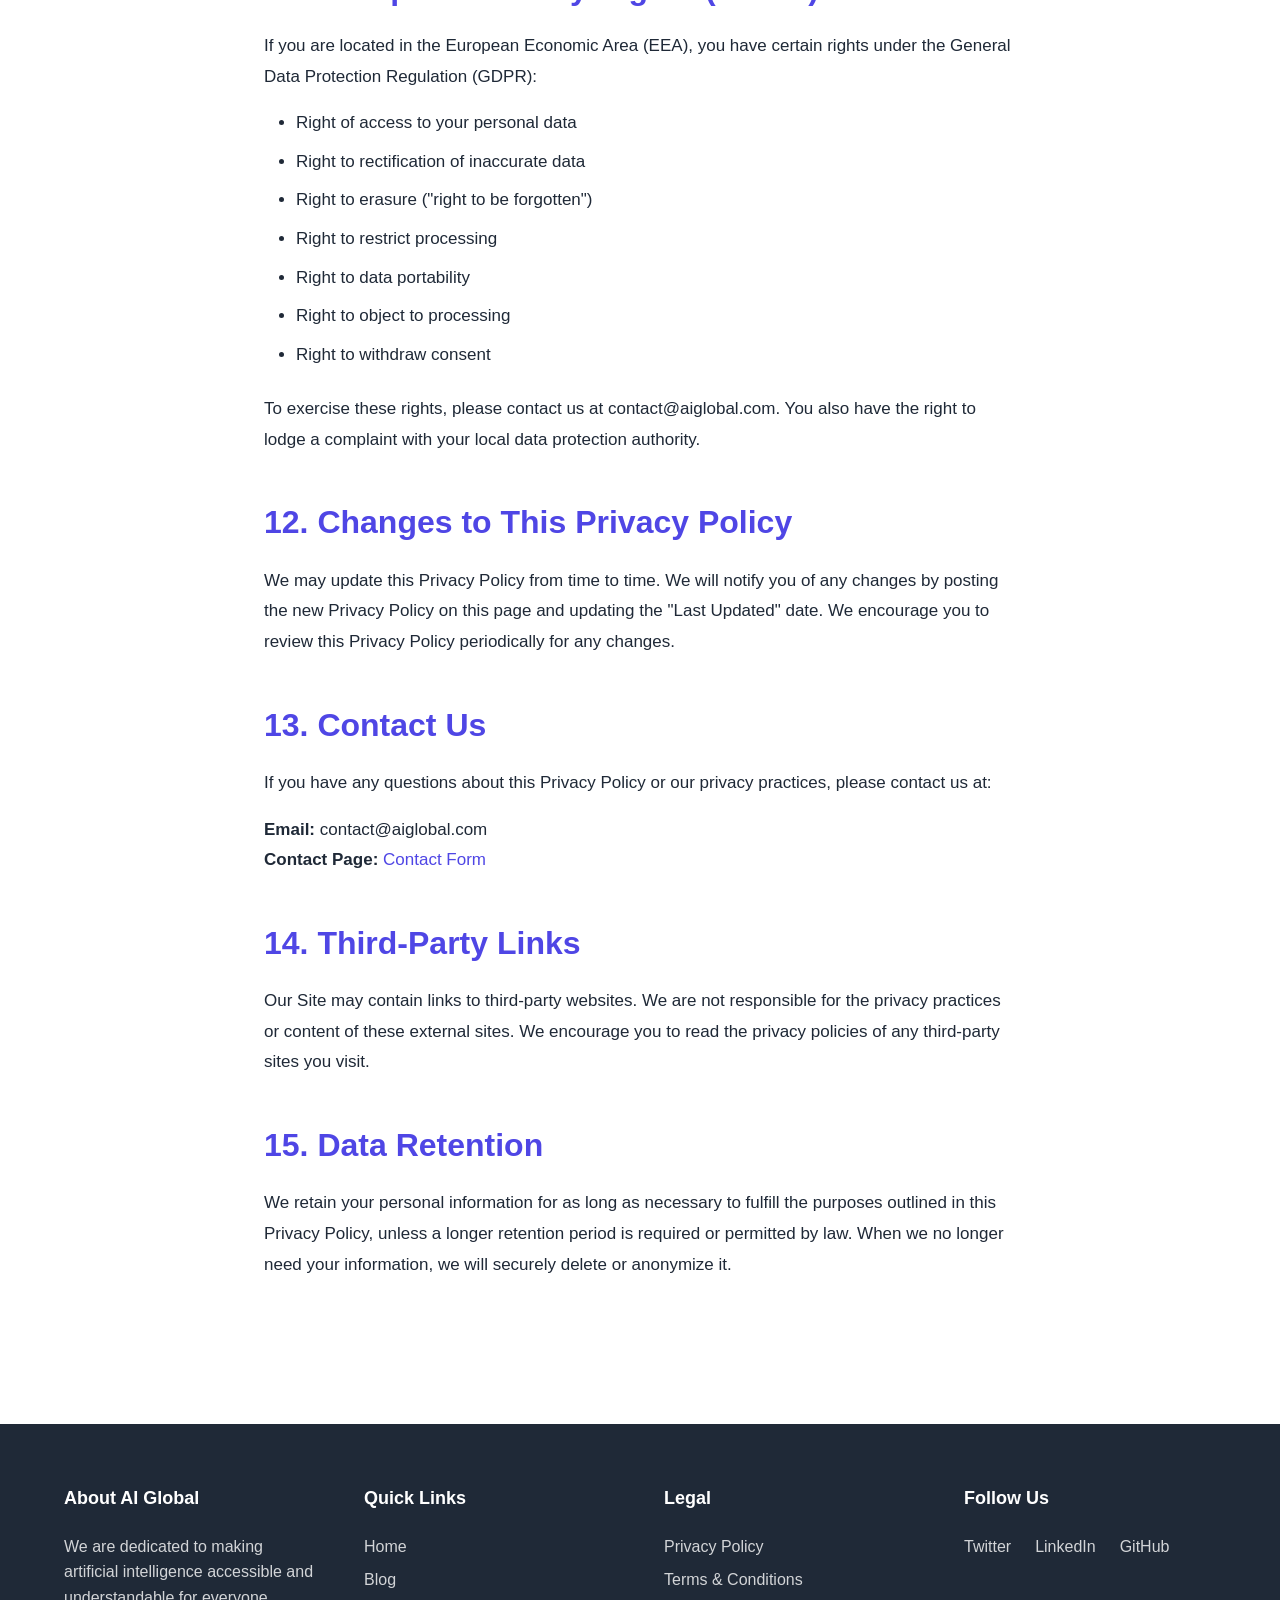
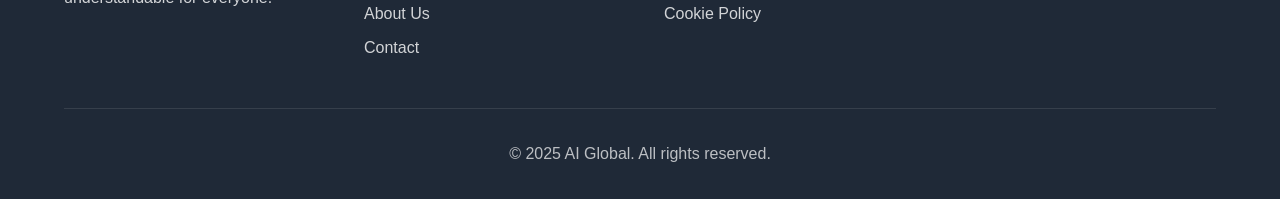
<file: privacy-policy.html>
<!DOCTYPE html>
<html lang="en">
<head>
    <meta charset="UTF-8">
    <meta name="viewport" content="width=device-width, initial-scale=1.0">
    <meta name="description" content="Privacy Policy for AI Global - Learn how we collect, use, and protect your personal information.">
    <meta name="robots" content="noindex, follow">
    
    <title>Privacy Policy - AI Global</title>
    <link rel="stylesheet" href="css/style.css">
</head>
<body>
    <!-- Header -->
    <header class="header">
        <nav class="nav-container">
            <div class="logo">
                <a href="index.html">AI Global</a>
            </div>
            <button class="nav-toggle" id="navToggle" aria-label="Toggle navigation">
                <span></span>
                <span></span>
                <span></span>
            </button>
            <ul class="nav-menu" id="navMenu">
                <li><a href="index.html">Home</a></li>
                <li><a href="blog.html">Blog</a></li>
                <li><a href="about.html">About</a></li>
                <li><a href="contact.html">Contact</a></li>
            </ul>
        </nav>
    </header>

    <!-- Legal Content -->
    <section class="legal-page">
        <div class="container-narrow">
            <h1>Privacy Policy</h1>
            <p class="last-updated"><strong>Last Updated:</strong> December 25, 2025</p>

            <div class="legal-content">
                <h2>1. Introduction</h2>
                <p>Welcome to AI Global ("we," "our," or "us"). We are committed to protecting your privacy and ensuring transparency about how we collect, use, and safeguard your personal information. This Privacy Policy explains our practices regarding data collection and usage when you visit our website at aiglobal.com (the "Site").</p>

                <p>By using our Site, you agree to the collection and use of information in accordance with this policy. If you do not agree with our policies and practices, please do not use our Site.</p>

                <h2>2. Information We Collect</h2>
                
                <h3>2.1 Information You Provide to Us</h3>
                <p>We collect information that you voluntarily provide when you:</p>
                <ul>
                    <li>Subscribe to our newsletter</li>
                    <li>Submit a contact form</li>
                    <li>Post comments on our blog</li>
                    <li>Participate in surveys or promotions</li>
                </ul>
                
                <p>This information may include:</p>
                <ul>
                    <li>Name</li>
                    <li>Email address</li>
                    <li>Any other information you choose to provide</li>
                </ul>

                <h3>2.2 Information Collected Automatically</h3>
                <p>When you visit our Site, we automatically collect certain information about your device and browsing behavior, including:</p>
                <ul>
                    <li>IP address</li>
                    <li>Browser type and version</li>
                    <li>Operating system</li>
                    <li>Pages visited and time spent on pages</li>
                    <li>Referring website</li>
                    <li>Date and time of visit</li>
                </ul>

                <h3>2.3 Cookies and Tracking Technologies</h3>
                <p>We use cookies and similar tracking technologies to enhance your experience on our Site. Cookies are small data files stored on your device. We use the following types of cookies:</p>
                
                <ul>
                    <li><strong>Essential Cookies:</strong> Necessary for the Site to function properly</li>
                    <li><strong>Analytics Cookies:</strong> Help us understand how visitors interact with our Site</li>
                    <li><strong>Advertising Cookies:</strong> Used to deliver relevant advertisements</li>
                </ul>

                <p>For more information about our cookie usage, please see our <a href="cookie-policy.html">Cookie Policy</a>.</p>

                <h2>3. How We Use Your Information</h2>
                <p>We use the information we collect for the following purposes:</p>
                
                <ul>
                    <li><strong>To provide and maintain our Service:</strong> Including monitoring the usage of our Site</li>
                    <li><strong>To communicate with you:</strong> Responding to your inquiries, sending newsletters (if subscribed), and providing updates</li>
                    <li><strong>To improve our Site:</strong> Analyzing usage patterns to enhance user experience</li>
                    <li><strong>To display advertisements:</strong> Showing relevant ads through Google AdSense and other advertising partners</li>
                    <li><strong>To comply with legal obligations:</strong> When required by law or to protect our rights</li>
                    <li><strong>To detect and prevent fraud:</strong> Ensuring the security and integrity of our Site</li>
                </ul>

                <h2>4. Google AdSense and Third-Party Advertising</h2>
                <p>We use Google AdSense to display advertisements on our Site. Google AdSense uses cookies to serve ads based on your prior visits to our Site or other websites. These cookies enable Google and its partners to serve ads to you based on your visit to our Site and/or other sites on the Internet.</p>

                <p>You may opt out of personalized advertising by visiting <a href="https://www.google.com/settings/ads" target="_blank" rel="noopener noreferrer">Google Ads Settings</a> or by visiting <a href="http://www.aboutads.info/choices/" target="_blank" rel="noopener noreferrer">www.aboutads.info</a>.</p>

                <p>Third-party vendors, including Google, use cookies to serve ads based on a user's prior visits to our website. Google's use of advertising cookies enables it and its partners to serve ads to our users based on their visit to our site and/or other sites on the Internet.</p>

                <h2>5. Data Sharing and Disclosure</h2>
                <p>We do not sell, trade, or rent your personal information to third parties. We may share your information in the following circumstances:</p>

                <ul>
                    <li><strong>Service Providers:</strong> We may share information with third-party service providers who perform services on our behalf (e.g., email service providers, analytics providers)</li>
                    <li><strong>Legal Requirements:</strong> We may disclose information if required by law or in response to valid legal requests</li>
                    <li><strong>Business Transfers:</strong> In the event of a merger, acquisition, or sale of assets, your information may be transferred</li>
                    <li><strong>With Your Consent:</strong> We may share information with your explicit consent</li>
                </ul>

                <h2>6. Data Security</h2>
                <p>We implement appropriate technical and organizational measures to protect your personal information against unauthorized access, alteration, disclosure, or destruction. However, no method of transmission over the Internet or electronic storage is 100% secure, and we cannot guarantee absolute security.</p>

                <h2>7. Your Rights and Choices</h2>
                
                <h3>7.1 Access and Correction</h3>
                <p>You have the right to access and update your personal information. You can do this by contacting us at contact@aiglobal.com.</p>

                <h3>7.2 Email Communications</h3>
                <p>You can unsubscribe from our marketing emails at any time by clicking the "unsubscribe" link in any email or by contacting us directly.</p>

                <h3>7.3 Cookie Preferences</h3>
                <p>You can manage your cookie preferences through our cookie consent tool or by adjusting your browser settings. Note that disabling certain cookies may affect the functionality of our Site.</p>

                <h3>7.4 Data Portability and Deletion</h3>
                <p>You have the right to request a copy of your personal data in a structured, commonly used format. You also have the right to request deletion of your personal information, subject to certain legal exceptions.</p>

                <h2>8. International Data Transfers</h2>
                <p>Your information may be transferred to and processed in countries other than your country of residence. These countries may have data protection laws that differ from those of your country. We ensure appropriate safeguards are in place to protect your information.</p>

                <h2>9. Children's Privacy</h2>
                <p>Our Site is not intended for children under the age of 13. We do not knowingly collect personal information from children under 13. If you are a parent or guardian and believe your child has provided us with personal information, please contact us, and we will delete such information.</p>

                <h2>10. California Privacy Rights (CCPA)</h2>
                <p>If you are a California resident, you have specific rights under the California Consumer Privacy Act (CCPA):</p>
                
                <ul>
                    <li>The right to know what personal information we collect, use, and disclose</li>
                    <li>The right to request deletion of your personal information</li>
                    <li>The right to opt-out of the sale of personal information (we do not sell personal information)</li>
                    <li>The right to non-discrimination for exercising your privacy rights</li>
                </ul>

                <p>To exercise these rights, please contact us at contact@aiglobal.com.</p>

                <h2>11. European Privacy Rights (GDPR)</h2>
                <p>If you are located in the European Economic Area (EEA), you have certain rights under the General Data Protection Regulation (GDPR):</p>
                
                <ul>
                    <li>Right of access to your personal data</li>
                    <li>Right to rectification of inaccurate data</li>
                    <li>Right to erasure ("right to be forgotten")</li>
                    <li>Right to restrict processing</li>
                    <li>Right to data portability</li>
                    <li>Right to object to processing</li>
                    <li>Right to withdraw consent</li>
                </ul>

                <p>To exercise these rights, please contact us at contact@aiglobal.com. You also have the right to lodge a complaint with your local data protection authority.</p>

                <h2>12. Changes to This Privacy Policy</h2>
                <p>We may update this Privacy Policy from time to time. We will notify you of any changes by posting the new Privacy Policy on this page and updating the "Last Updated" date. We encourage you to review this Privacy Policy periodically for any changes.</p>

                <h2>13. Contact Us</h2>
                <p>If you have any questions about this Privacy Policy or our privacy practices, please contact us at:</p>
                
                <p>
                    <strong>Email:</strong> contact@aiglobal.com<br>
                    <strong>Contact Page:</strong> <a href="contact.html">Contact Form</a>
                </p>

                <h2>14. Third-Party Links</h2>
                <p>Our Site may contain links to third-party websites. We are not responsible for the privacy practices or content of these external sites. We encourage you to read the privacy policies of any third-party sites you visit.</p>

                <h2>15. Data Retention</h2>
                <p>We retain your personal information for as long as necessary to fulfill the purposes outlined in this Privacy Policy, unless a longer retention period is required or permitted by law. When we no longer need your information, we will securely delete or anonymize it.</p>
            </div>
        </div>
    </section>

    <!-- Footer -->
    <footer class="footer">
        <div class="container">
            <div class="footer-grid">
                <div class="footer-col">
                    <h4>About AI Global</h4>
                    <p>We are dedicated to making artificial intelligence accessible and understandable for everyone.</p>
                </div>
                <div class="footer-col">
                    <h4>Quick Links</h4>
                    <ul>
                        <li><a href="index.html">Home</a></li>
                        <li><a href="blog.html">Blog</a></li>
                        <li><a href="about.html">About Us</a></li>
                        <li><a href="contact.html">Contact</a></li>
                    </ul>
                </div>
                <div class="footer-col">
                    <h4>Legal</h4>
                    <ul>
                        <li><a href="privacy-policy.html">Privacy Policy</a></li>
                        <li><a href="terms.html">Terms & Conditions</a></li>
                        <li><a href="cookie-policy.html">Cookie Policy</a></li>
                    </ul>
                </div>
                <div class="footer-col">
                    <h4>Follow Us</h4>
                    <div class="social-links">
                        <a href="#" aria-label="Twitter">Twitter</a>
                        <a href="#" aria-label="LinkedIn">LinkedIn</a>
                        <a href="#" aria-label="GitHub">GitHub</a>
                    </div>
                </div>
            </div>
            <div class="footer-bottom">
                <p>&copy; 2025 AI Global. All rights reserved.</p>
            </div>
        </div>
    </footer>

    <script src="js/main.js"></script>
</body>
</html>
</file>
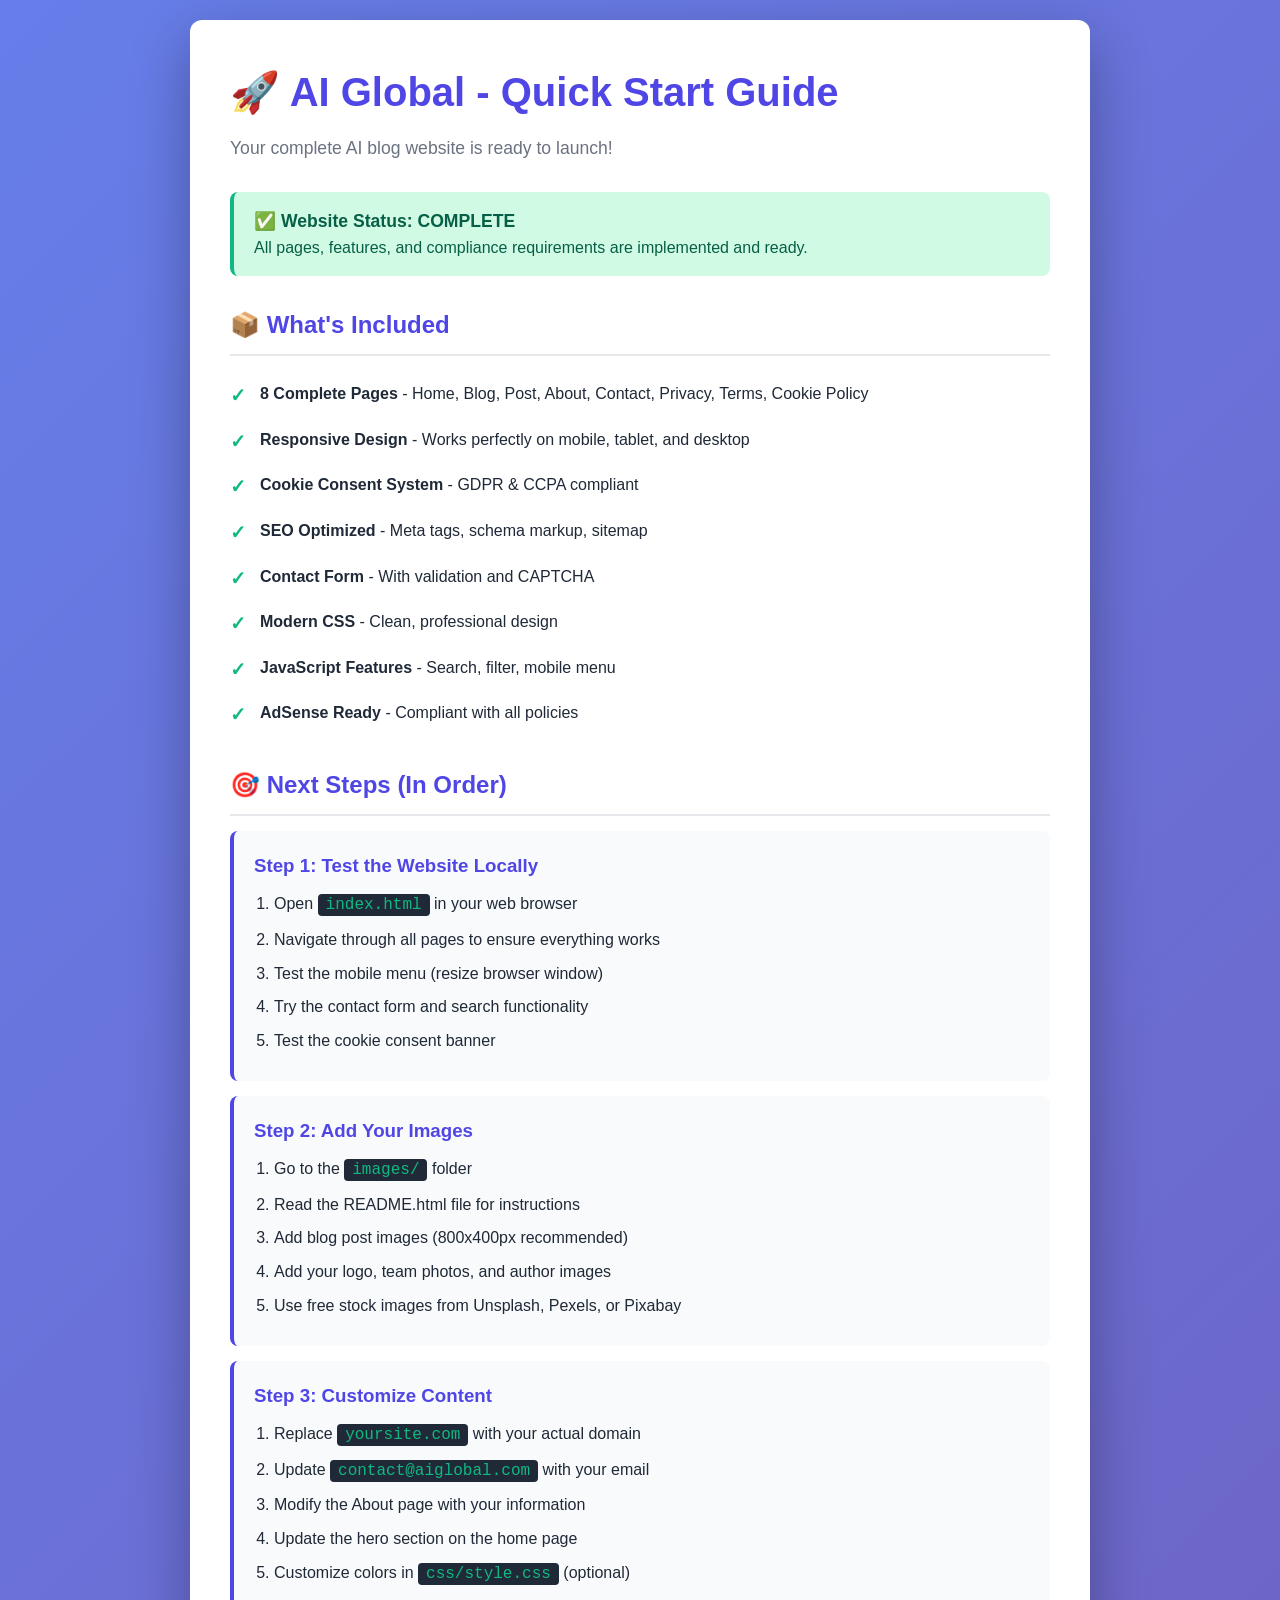
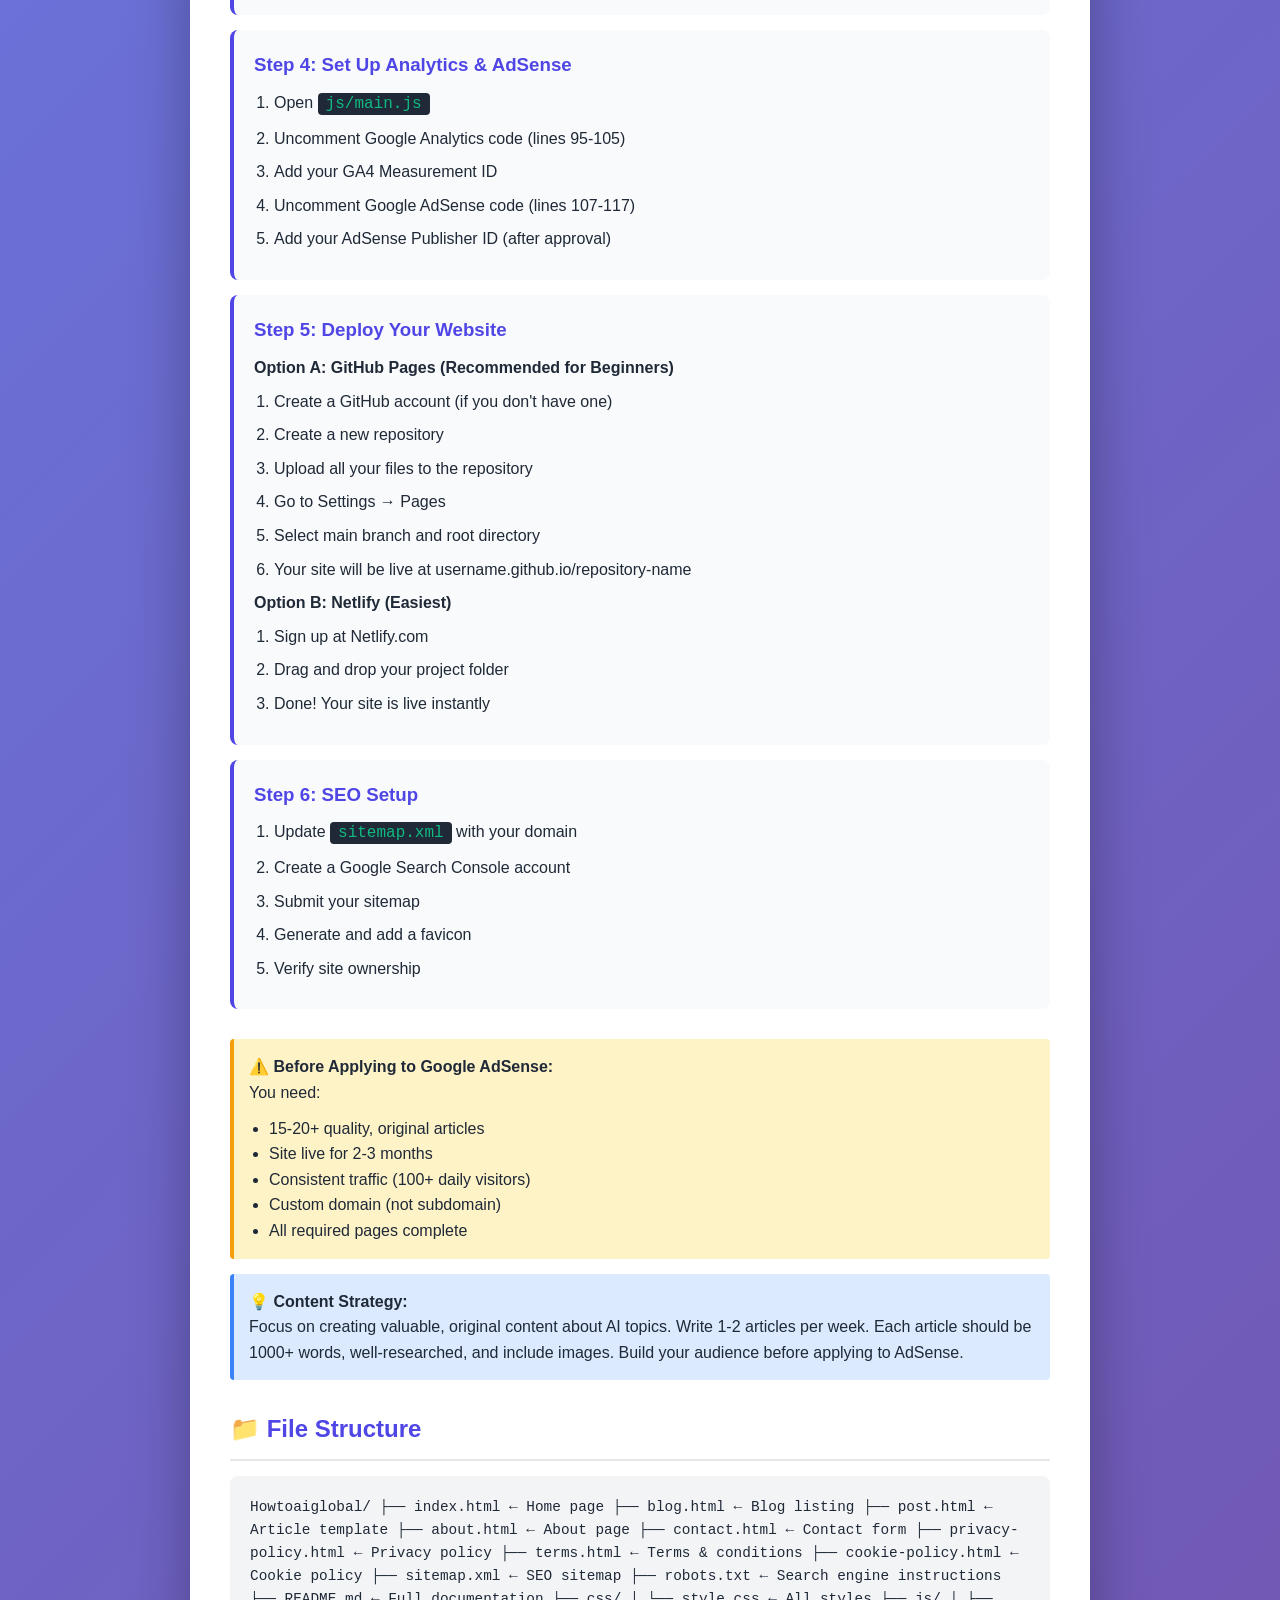
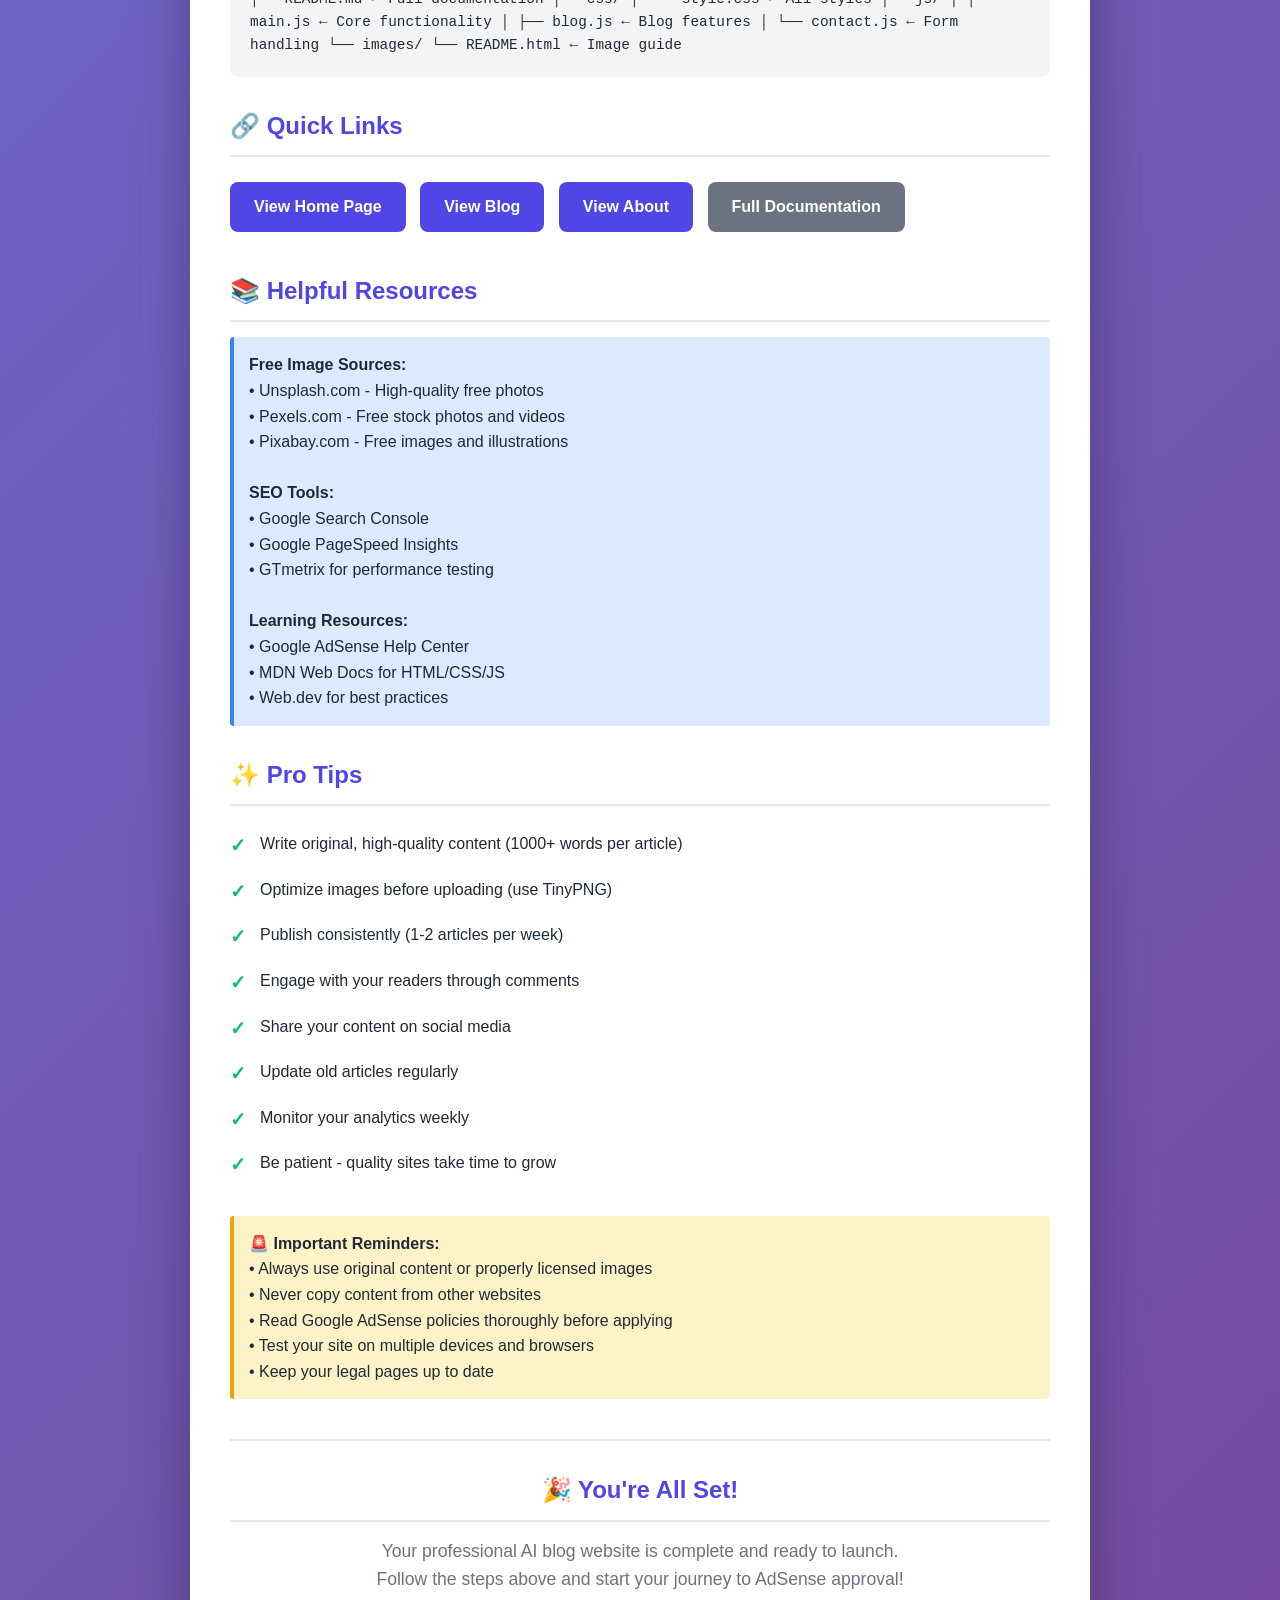
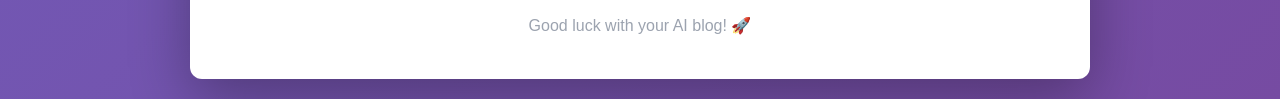
<file: START-HERE.html>
<!DOCTYPE html>
<html lang="en">
<head>
    <meta charset="UTF-8">
    <meta name="viewport" content="width=device-width, initial-scale=1.0">
    <title>Quick Start Guide - AI Global</title>
    <style>
        * { margin: 0; padding: 0; box-sizing: border-box; }
        body {
            font-family: -apple-system, BlinkMacSystemFont, 'Segoe UI', Roboto, sans-serif;
            line-height: 1.6;
            color: #1F2937;
            background: linear-gradient(135deg, #667eea 0%, #764ba2 100%);
            min-height: 100vh;
            padding: 20px;
        }
        .container {
            max-width: 900px;
            margin: 0 auto;
            background: white;
            border-radius: 12px;
            padding: 40px;
            box-shadow: 0 20px 60px rgba(0,0,0,0.3);
        }
        h1 {
            color: #4F46E5;
            margin-bottom: 10px;
            font-size: 2.5rem;
        }
        .subtitle {
            color: #6B7280;
            margin-bottom: 30px;
            font-size: 1.1rem;
        }
        .status {
            background: #D1FAE5;
            color: #065F46;
            padding: 15px 20px;
            border-radius: 8px;
            margin-bottom: 30px;
            border-left: 4px solid #10B981;
        }
        .status strong {
            font-size: 1.1rem;
        }
        .section {
            margin: 30px 0;
        }
        h2 {
            color: #4F46E5;
            margin-bottom: 15px;
            font-size: 1.5rem;
            padding-bottom: 10px;
            border-bottom: 2px solid #E5E7EB;
        }
        .checklist {
            list-style: none;
            margin: 15px 0;
        }
        .checklist li {
            padding: 10px 0 10px 30px;
            position: relative;
        }
        .checklist li::before {
            content: "✓";
            position: absolute;
            left: 0;
            color: #10B981;
            font-weight: bold;
            font-size: 1.2rem;
        }
        .file-structure {
            background: #F3F4F6;
            padding: 20px;
            border-radius: 8px;
            font-family: 'Courier New', monospace;
            font-size: 0.9rem;
            margin: 15px 0;
        }
        .warning {
            background: #FEF3C7;
            border-left: 4px solid #F59E0B;
            padding: 15px;
            border-radius: 4px;
            margin: 15px 0;
        }
        .info {
            background: #DBEAFE;
            border-left: 4px solid #3B82F6;
            padding: 15px;
            border-radius: 4px;
            margin: 15px 0;
        }
        .btn {
            display: inline-block;
            background: #4F46E5;
            color: white;
            padding: 12px 24px;
            border-radius: 8px;
            text-decoration: none;
            font-weight: 600;
            margin: 10px 10px 10px 0;
            transition: all 0.3s ease;
        }
        .btn:hover {
            background: #4338CA;
            transform: translateY(-2px);
            box-shadow: 0 4px 12px rgba(79, 70, 229, 0.3);
        }
        .btn-secondary {
            background: #6B7280;
        }
        .btn-secondary:hover {
            background: #4B5563;
        }
        code {
            background: #1F2937;
            color: #10B981;
            padding: 2px 8px;
            border-radius: 4px;
            font-family: 'Courier New', monospace;
        }
        .step {
            background: #F9FAFB;
            padding: 20px;
            border-radius: 8px;
            margin: 15px 0;
            border-left: 4px solid #4F46E5;
        }
        .step h3 {
            color: #4F46E5;
            margin-bottom: 10px;
        }
        ol {
            margin-left: 20px;
        }
        ol li {
            margin: 8px 0;
        }
    </style>
</head>
<body>
    <div class="container">
        <h1>🚀 AI Global - Quick Start Guide</h1>
        <p class="subtitle">Your complete AI blog website is ready to launch!</p>

        <div class="status">
            <strong>✅ Website Status: COMPLETE</strong><br>
            All pages, features, and compliance requirements are implemented and ready.
        </div>

        <div class="section">
            <h2>📦 What's Included</h2>
            <div class="checklist">
                <li><strong>8 Complete Pages</strong> - Home, Blog, Post, About, Contact, Privacy, Terms, Cookie Policy</li>
                <li><strong>Responsive Design</strong> - Works perfectly on mobile, tablet, and desktop</li>
                <li><strong>Cookie Consent System</strong> - GDPR & CCPA compliant</li>
                <li><strong>SEO Optimized</strong> - Meta tags, schema markup, sitemap</li>
                <li><strong>Contact Form</strong> - With validation and CAPTCHA</li>
                <li><strong>Modern CSS</strong> - Clean, professional design</li>
                <li><strong>JavaScript Features</strong> - Search, filter, mobile menu</li>
                <li><strong>AdSense Ready</strong> - Compliant with all policies</li>
            </div>
        </div>

        <div class="section">
            <h2>🎯 Next Steps (In Order)</h2>

            <div class="step">
                <h3>Step 1: Test the Website Locally</h3>
                <ol>
                    <li>Open <code>index.html</code> in your web browser</li>
                    <li>Navigate through all pages to ensure everything works</li>
                    <li>Test the mobile menu (resize browser window)</li>
                    <li>Try the contact form and search functionality</li>
                    <li>Test the cookie consent banner</li>
                </ol>
            </div>

            <div class="step">
                <h3>Step 2: Add Your Images</h3>
                <ol>
                    <li>Go to the <code>images/</code> folder</li>
                    <li>Read the README.html file for instructions</li>
                    <li>Add blog post images (800x400px recommended)</li>
                    <li>Add your logo, team photos, and author images</li>
                    <li>Use free stock images from Unsplash, Pexels, or Pixabay</li>
                </ol>
            </div>

            <div class="step">
                <h3>Step 3: Customize Content</h3>
                <ol>
                    <li>Replace <code>yoursite.com</code> with your actual domain</li>
                    <li>Update <code>contact@aiglobal.com</code> with your email</li>
                    <li>Modify the About page with your information</li>
                    <li>Update the hero section on the home page</li>
                    <li>Customize colors in <code>css/style.css</code> (optional)</li>
                </ol>
            </div>

            <div class="step">
                <h3>Step 4: Set Up Analytics & AdSense</h3>
                <ol>
                    <li>Open <code>js/main.js</code></li>
                    <li>Uncomment Google Analytics code (lines 95-105)</li>
                    <li>Add your GA4 Measurement ID</li>
                    <li>Uncomment Google AdSense code (lines 107-117)</li>
                    <li>Add your AdSense Publisher ID (after approval)</li>
                </ol>
            </div>

            <div class="step">
                <h3>Step 5: Deploy Your Website</h3>
                <p><strong>Option A: GitHub Pages (Recommended for Beginners)</strong></p>
                <ol>
                    <li>Create a GitHub account (if you don't have one)</li>
                    <li>Create a new repository</li>
                    <li>Upload all your files to the repository</li>
                    <li>Go to Settings → Pages</li>
                    <li>Select main branch and root directory</li>
                    <li>Your site will be live at username.github.io/repository-name</li>
                </ol>
                
                <p><strong>Option B: Netlify (Easiest)</strong></p>
                <ol>
                    <li>Sign up at Netlify.com</li>
                    <li>Drag and drop your project folder</li>
                    <li>Done! Your site is live instantly</li>
                </ol>
            </div>

            <div class="step">
                <h3>Step 6: SEO Setup</h3>
                <ol>
                    <li>Update <code>sitemap.xml</code> with your domain</li>
                    <li>Create a Google Search Console account</li>
                    <li>Submit your sitemap</li>
                    <li>Generate and add a favicon</li>
                    <li>Verify site ownership</li>
                </ol>
            </div>
        </div>

        <div class="warning">
            <strong>⚠️ Before Applying to Google AdSense:</strong><br>
            You need:
            <ul style="margin-top: 10px; margin-left: 20px;">
                <li>15-20+ quality, original articles</li>
                <li>Site live for 2-3 months</li>
                <li>Consistent traffic (100+ daily visitors)</li>
                <li>Custom domain (not subdomain)</li>
                <li>All required pages complete</li>
            </ul>
        </div>

        <div class="info">
            <strong>💡 Content Strategy:</strong><br>
            Focus on creating valuable, original content about AI topics. Write 1-2 articles per week. Each article should be 1000+ words, well-researched, and include images. Build your audience before applying to AdSense.
        </div>

        <div class="section">
            <h2>📁 File Structure</h2>
            <div class="file-structure">
Howtoaiglobal/
├── index.html              ← Home page
├── blog.html              ← Blog listing
├── post.html              ← Article template
├── about.html             ← About page
├── contact.html           ← Contact form
├── privacy-policy.html    ← Privacy policy
├── terms.html             ← Terms & conditions
├── cookie-policy.html     ← Cookie policy
├── sitemap.xml            ← SEO sitemap
├── robots.txt             ← Search engine instructions
├── README.md              ← Full documentation
├── css/
│   └── style.css          ← All styles
├── js/
│   ├── main.js            ← Core functionality
│   ├── blog.js            ← Blog features
│   └── contact.js         ← Form handling
└── images/
    └── README.html        ← Image guide
            </div>
        </div>

        <div class="section">
            <h2>🔗 Quick Links</h2>
            <a href="index.html" class="btn">View Home Page</a>
            <a href="blog.html" class="btn">View Blog</a>
            <a href="about.html" class="btn">View About</a>
            <a href="README.md" class="btn btn-secondary">Full Documentation</a>
        </div>

        <div class="section">
            <h2>📚 Helpful Resources</h2>
            <div class="info">
                <strong>Free Image Sources:</strong><br>
                • Unsplash.com - High-quality free photos<br>
                • Pexels.com - Free stock photos and videos<br>
                • Pixabay.com - Free images and illustrations<br><br>
                
                <strong>SEO Tools:</strong><br>
                • Google Search Console<br>
                • Google PageSpeed Insights<br>
                • GTmetrix for performance testing<br><br>
                
                <strong>Learning Resources:</strong><br>
                • Google AdSense Help Center<br>
                • MDN Web Docs for HTML/CSS/JS<br>
                • Web.dev for best practices
            </div>
        </div>

        <div class="section">
            <h2>✨ Pro Tips</h2>
            <div class="checklist">
                <li>Write original, high-quality content (1000+ words per article)</li>
                <li>Optimize images before uploading (use TinyPNG)</li>
                <li>Publish consistently (1-2 articles per week)</li>
                <li>Engage with your readers through comments</li>
                <li>Share your content on social media</li>
                <li>Update old articles regularly</li>
                <li>Monitor your analytics weekly</li>
                <li>Be patient - quality sites take time to grow</li>
            </div>
        </div>

        <div class="warning">
            <strong>🚨 Important Reminders:</strong><br>
            • Always use original content or properly licensed images<br>
            • Never copy content from other websites<br>
            • Read Google AdSense policies thoroughly before applying<br>
            • Test your site on multiple devices and browsers<br>
            • Keep your legal pages up to date
        </div>

        <div style="text-align: center; margin-top: 40px; padding-top: 30px; border-top: 2px solid #E5E7EB;">
            <h2 style="color: #4F46E5; margin-bottom: 15px;">🎉 You're All Set!</h2>
            <p style="font-size: 1.1rem; color: #6B7280; margin-bottom: 20px;">
                Your professional AI blog website is complete and ready to launch.<br>
                Follow the steps above and start your journey to AdSense approval!
            </p>
            <p style="color: #9CA3AF;">
                Good luck with your AI blog! 🚀
            </p>
        </div>
    </div>
</body>
</html>
</file>
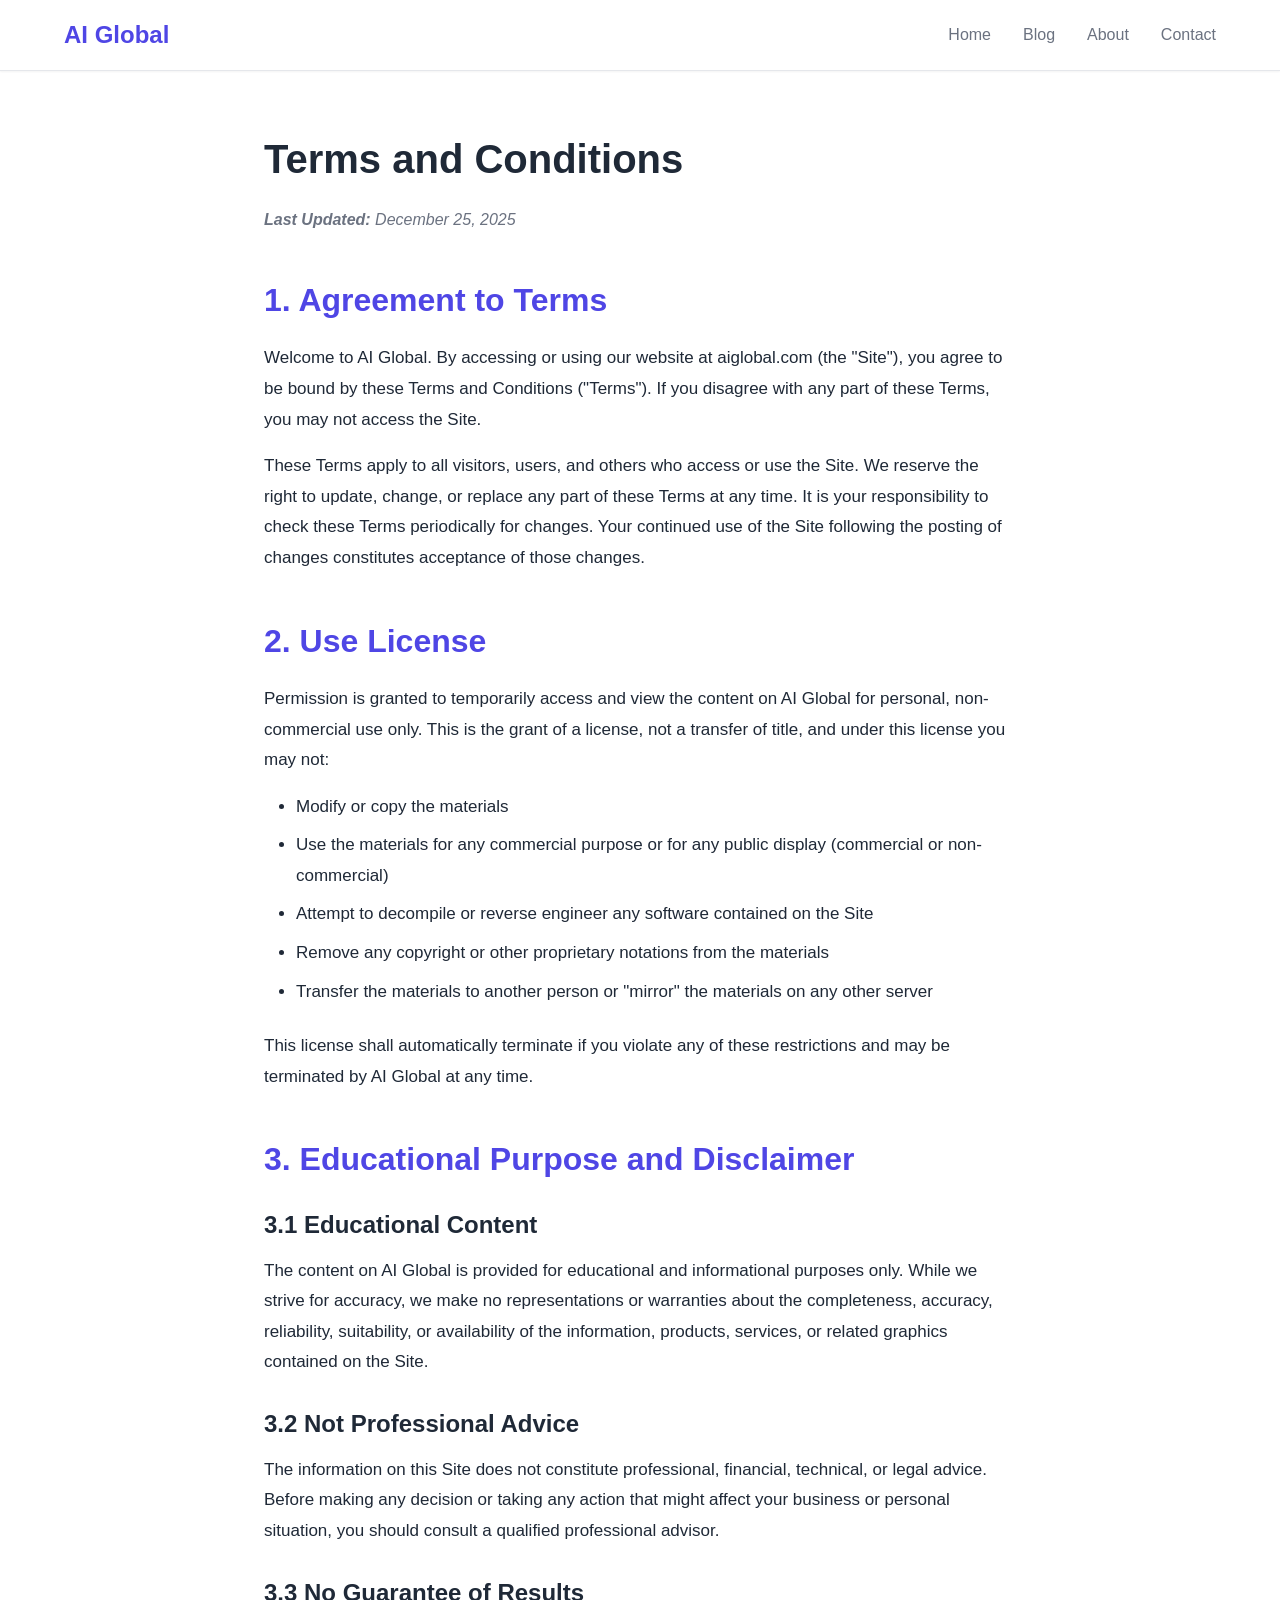
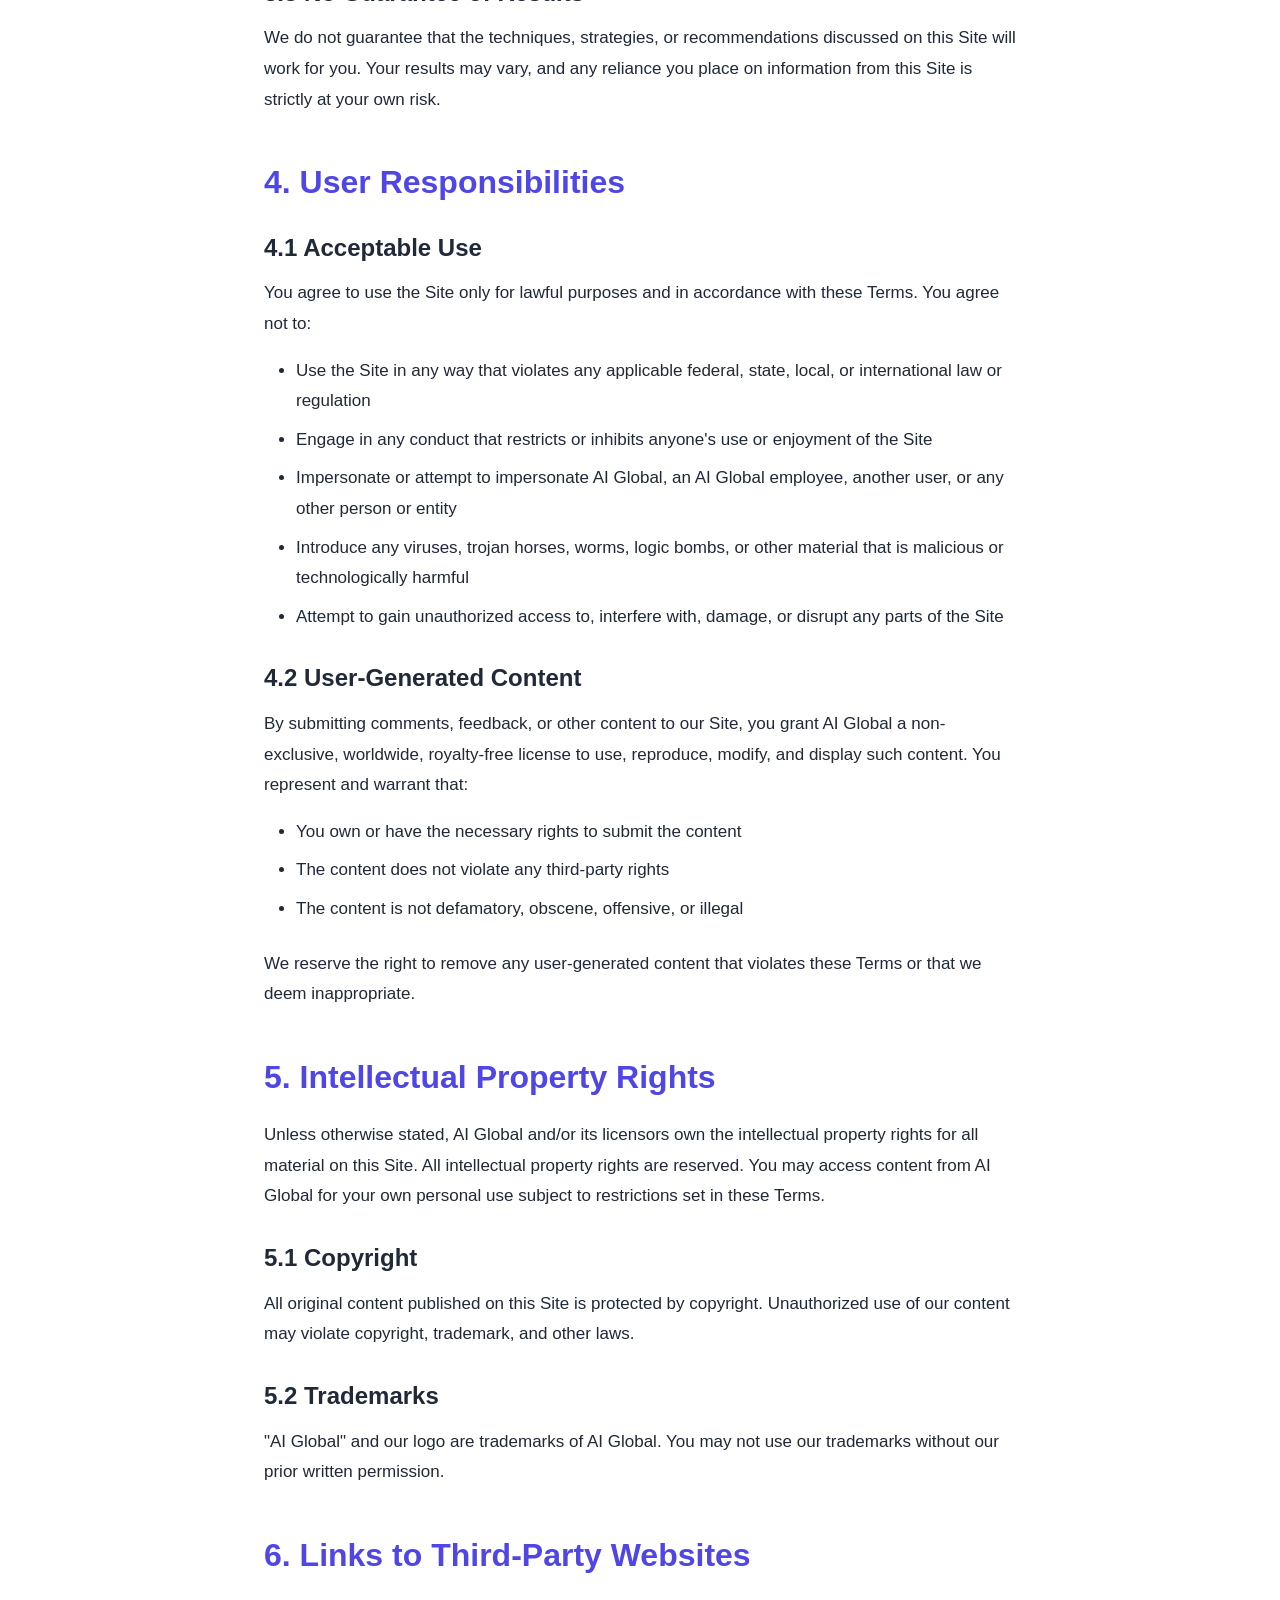
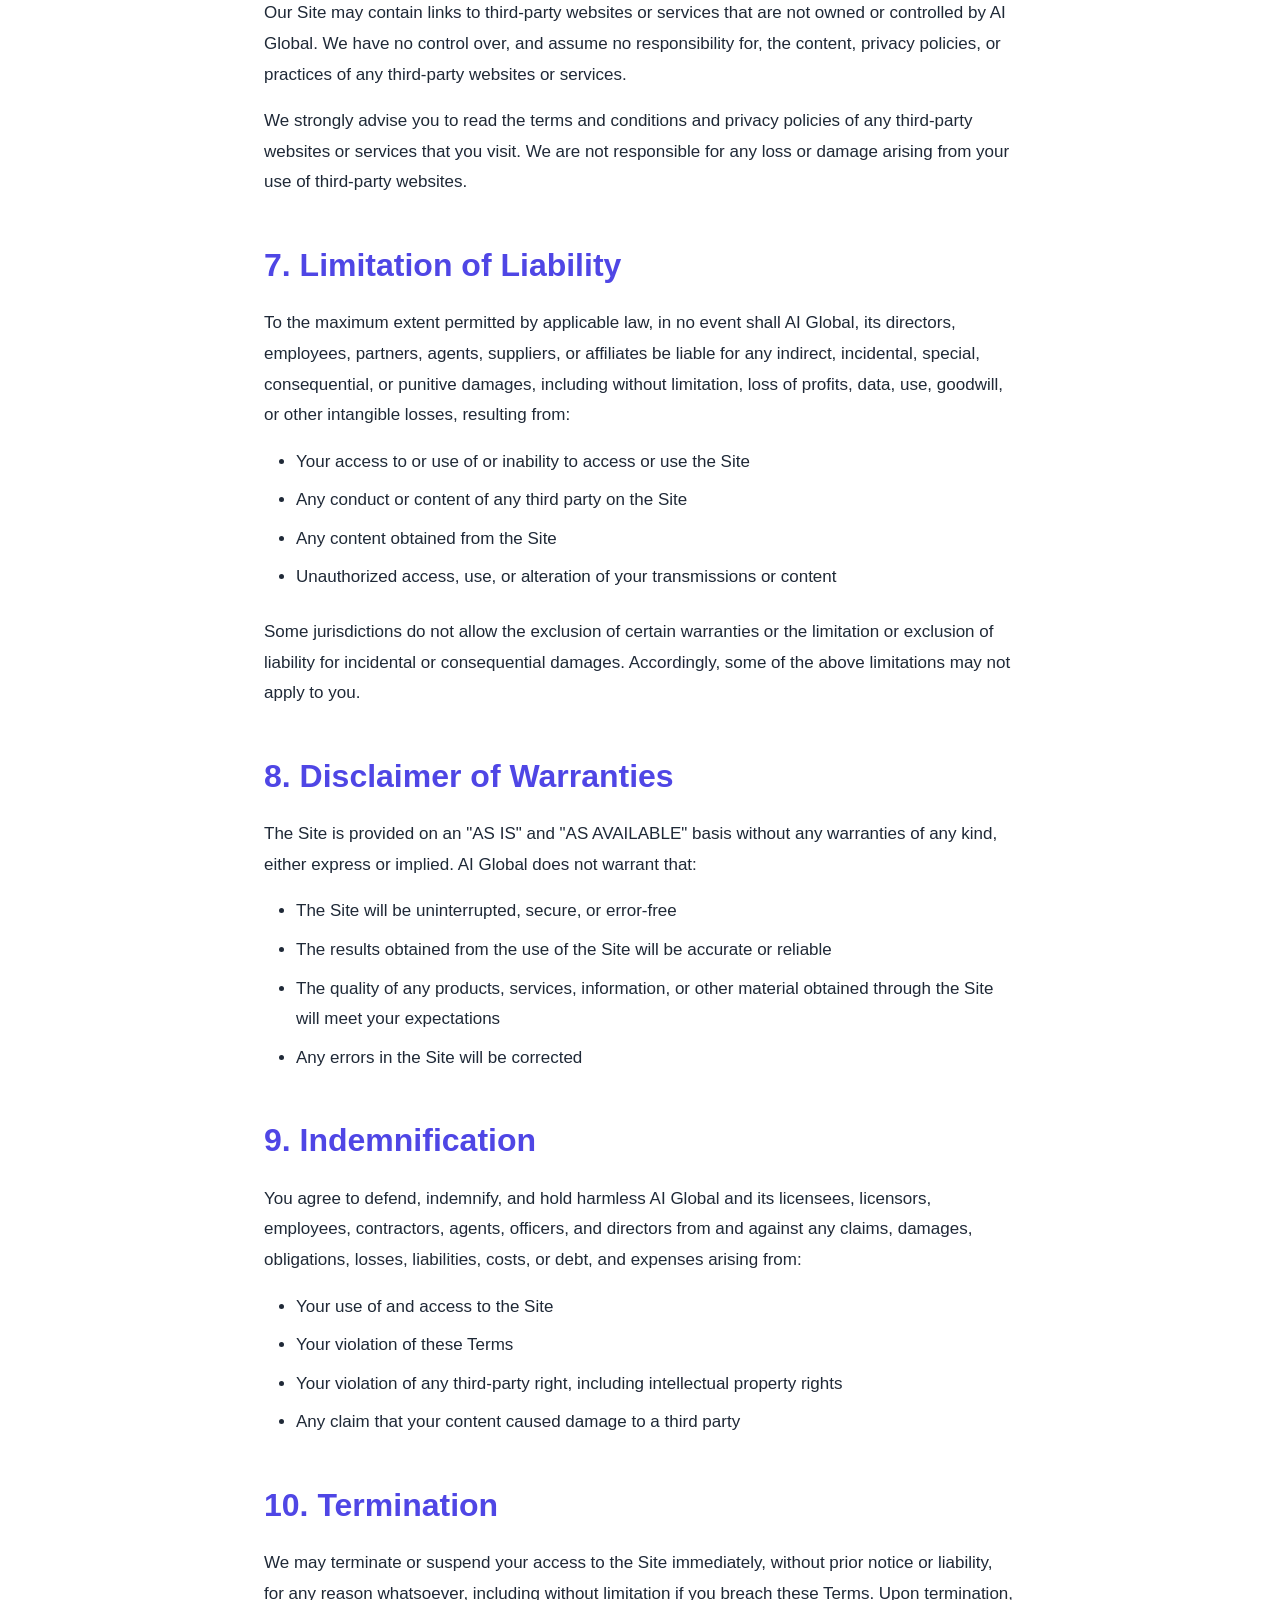
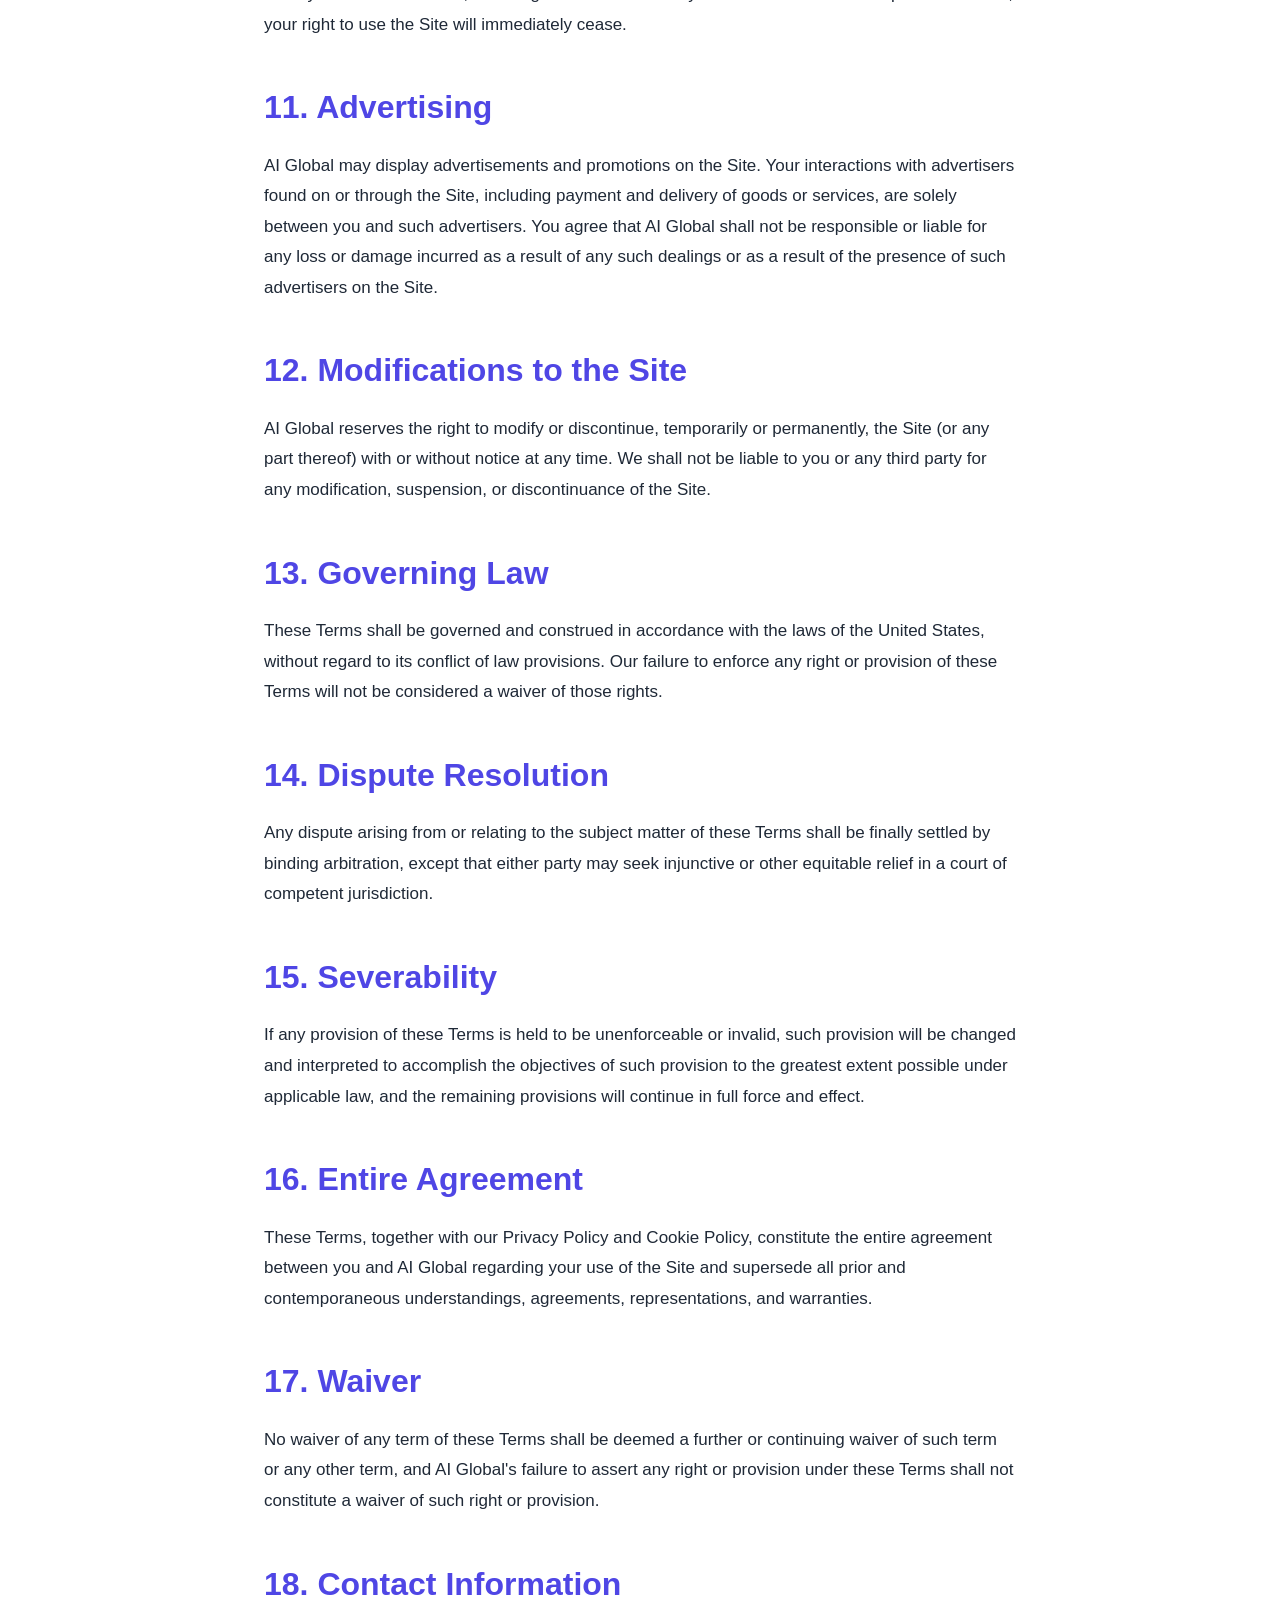
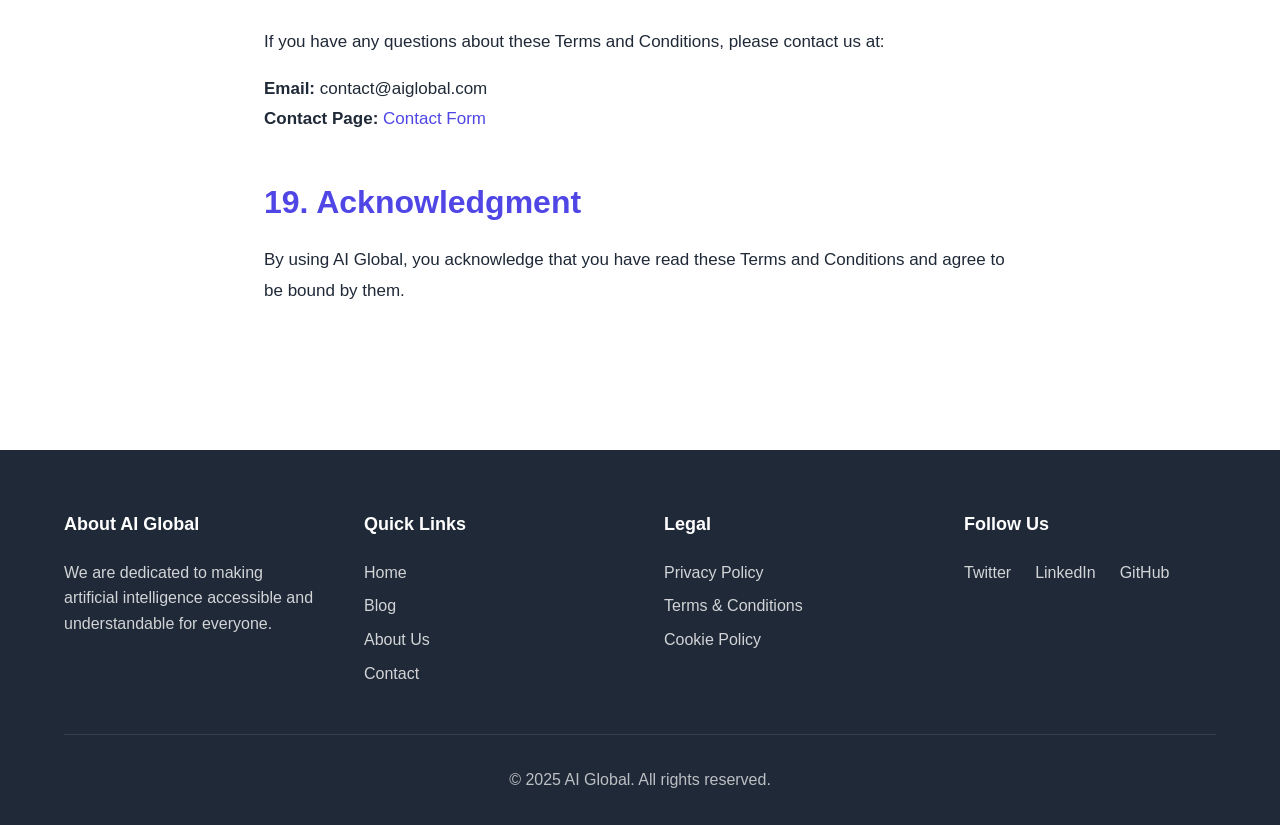
<file: terms.html>
<!DOCTYPE html>
<html lang="en">
<head>
    <meta charset="UTF-8">
    <meta name="viewport" content="width=device-width, initial-scale=1.0">
    <meta name="description" content="Terms and Conditions for AI Global - Read our terms of use, disclaimers, and user responsibilities.">
    <meta name="robots" content="noindex, follow">
    
    <title>Terms and Conditions - AI Global</title>
    <link rel="stylesheet" href="css/style.css">
</head>
<body>
    <!-- Header -->
    <header class="header">
        <nav class="nav-container">
            <div class="logo">
                <a href="index.html">AI Global</a>
            </div>
            <button class="nav-toggle" id="navToggle" aria-label="Toggle navigation">
                <span></span>
                <span></span>
                <span></span>
            </button>
            <ul class="nav-menu" id="navMenu">
                <li><a href="index.html">Home</a></li>
                <li><a href="blog.html">Blog</a></li>
                <li><a href="about.html">About</a></li>
                <li><a href="contact.html">Contact</a></li>
            </ul>
        </nav>
    </header>

    <!-- Legal Content -->
    <section class="legal-page">
        <div class="container-narrow">
            <h1>Terms and Conditions</h1>
            <p class="last-updated"><strong>Last Updated:</strong> December 25, 2025</p>

            <div class="legal-content">
                <h2>1. Agreement to Terms</h2>
                <p>Welcome to AI Global. By accessing or using our website at aiglobal.com (the "Site"), you agree to be bound by these Terms and Conditions ("Terms"). If you disagree with any part of these Terms, you may not access the Site.</p>

                <p>These Terms apply to all visitors, users, and others who access or use the Site. We reserve the right to update, change, or replace any part of these Terms at any time. It is your responsibility to check these Terms periodically for changes. Your continued use of the Site following the posting of changes constitutes acceptance of those changes.</p>

                <h2>2. Use License</h2>
                <p>Permission is granted to temporarily access and view the content on AI Global for personal, non-commercial use only. This is the grant of a license, not a transfer of title, and under this license you may not:</p>

                <ul>
                    <li>Modify or copy the materials</li>
                    <li>Use the materials for any commercial purpose or for any public display (commercial or non-commercial)</li>
                    <li>Attempt to decompile or reverse engineer any software contained on the Site</li>
                    <li>Remove any copyright or other proprietary notations from the materials</li>
                    <li>Transfer the materials to another person or "mirror" the materials on any other server</li>
                </ul>

                <p>This license shall automatically terminate if you violate any of these restrictions and may be terminated by AI Global at any time.</p>

                <h2>3. Educational Purpose and Disclaimer</h2>
                
                <h3>3.1 Educational Content</h3>
                <p>The content on AI Global is provided for educational and informational purposes only. While we strive for accuracy, we make no representations or warranties about the completeness, accuracy, reliability, suitability, or availability of the information, products, services, or related graphics contained on the Site.</p>

                <h3>3.2 Not Professional Advice</h3>
                <p>The information on this Site does not constitute professional, financial, technical, or legal advice. Before making any decision or taking any action that might affect your business or personal situation, you should consult a qualified professional advisor.</p>

                <h3>3.3 No Guarantee of Results</h3>
                <p>We do not guarantee that the techniques, strategies, or recommendations discussed on this Site will work for you. Your results may vary, and any reliance you place on information from this Site is strictly at your own risk.</p>

                <h2>4. User Responsibilities</h2>
                
                <h3>4.1 Acceptable Use</h3>
                <p>You agree to use the Site only for lawful purposes and in accordance with these Terms. You agree not to:</p>

                <ul>
                    <li>Use the Site in any way that violates any applicable federal, state, local, or international law or regulation</li>
                    <li>Engage in any conduct that restricts or inhibits anyone's use or enjoyment of the Site</li>
                    <li>Impersonate or attempt to impersonate AI Global, an AI Global employee, another user, or any other person or entity</li>
                    <li>Introduce any viruses, trojan horses, worms, logic bombs, or other material that is malicious or technologically harmful</li>
                    <li>Attempt to gain unauthorized access to, interfere with, damage, or disrupt any parts of the Site</li>
                </ul>

                <h3>4.2 User-Generated Content</h3>
                <p>By submitting comments, feedback, or other content to our Site, you grant AI Global a non-exclusive, worldwide, royalty-free license to use, reproduce, modify, and display such content. You represent and warrant that:</p>

                <ul>
                    <li>You own or have the necessary rights to submit the content</li>
                    <li>The content does not violate any third-party rights</li>
                    <li>The content is not defamatory, obscene, offensive, or illegal</li>
                </ul>

                <p>We reserve the right to remove any user-generated content that violates these Terms or that we deem inappropriate.</p>

                <h2>5. Intellectual Property Rights</h2>
                <p>Unless otherwise stated, AI Global and/or its licensors own the intellectual property rights for all material on this Site. All intellectual property rights are reserved. You may access content from AI Global for your own personal use subject to restrictions set in these Terms.</p>

                <h3>5.1 Copyright</h3>
                <p>All original content published on this Site is protected by copyright. Unauthorized use of our content may violate copyright, trademark, and other laws.</p>

                <h3>5.2 Trademarks</h3>
                <p>"AI Global" and our logo are trademarks of AI Global. You may not use our trademarks without our prior written permission.</p>

                <h2>6. Links to Third-Party Websites</h2>
                <p>Our Site may contain links to third-party websites or services that are not owned or controlled by AI Global. We have no control over, and assume no responsibility for, the content, privacy policies, or practices of any third-party websites or services.</p>

                <p>We strongly advise you to read the terms and conditions and privacy policies of any third-party websites or services that you visit. We are not responsible for any loss or damage arising from your use of third-party websites.</p>

                <h2>7. Limitation of Liability</h2>
                <p>To the maximum extent permitted by applicable law, in no event shall AI Global, its directors, employees, partners, agents, suppliers, or affiliates be liable for any indirect, incidental, special, consequential, or punitive damages, including without limitation, loss of profits, data, use, goodwill, or other intangible losses, resulting from:</p>

                <ul>
                    <li>Your access to or use of or inability to access or use the Site</li>
                    <li>Any conduct or content of any third party on the Site</li>
                    <li>Any content obtained from the Site</li>
                    <li>Unauthorized access, use, or alteration of your transmissions or content</li>
                </ul>

                <p>Some jurisdictions do not allow the exclusion of certain warranties or the limitation or exclusion of liability for incidental or consequential damages. Accordingly, some of the above limitations may not apply to you.</p>

                <h2>8. Disclaimer of Warranties</h2>
                <p>The Site is provided on an "AS IS" and "AS AVAILABLE" basis without any warranties of any kind, either express or implied. AI Global does not warrant that:</p>

                <ul>
                    <li>The Site will be uninterrupted, secure, or error-free</li>
                    <li>The results obtained from the use of the Site will be accurate or reliable</li>
                    <li>The quality of any products, services, information, or other material obtained through the Site will meet your expectations</li>
                    <li>Any errors in the Site will be corrected</li>
                </ul>

                <h2>9. Indemnification</h2>
                <p>You agree to defend, indemnify, and hold harmless AI Global and its licensees, licensors, employees, contractors, agents, officers, and directors from and against any claims, damages, obligations, losses, liabilities, costs, or debt, and expenses arising from:</p>

                <ul>
                    <li>Your use of and access to the Site</li>
                    <li>Your violation of these Terms</li>
                    <li>Your violation of any third-party right, including intellectual property rights</li>
                    <li>Any claim that your content caused damage to a third party</li>
                </ul>

                <h2>10. Termination</h2>
                <p>We may terminate or suspend your access to the Site immediately, without prior notice or liability, for any reason whatsoever, including without limitation if you breach these Terms. Upon termination, your right to use the Site will immediately cease.</p>

                <h2>11. Advertising</h2>
                <p>AI Global may display advertisements and promotions on the Site. Your interactions with advertisers found on or through the Site, including payment and delivery of goods or services, are solely between you and such advertisers. You agree that AI Global shall not be responsible or liable for any loss or damage incurred as a result of any such dealings or as a result of the presence of such advertisers on the Site.</p>

                <h2>12. Modifications to the Site</h2>
                <p>AI Global reserves the right to modify or discontinue, temporarily or permanently, the Site (or any part thereof) with or without notice at any time. We shall not be liable to you or any third party for any modification, suspension, or discontinuance of the Site.</p>

                <h2>13. Governing Law</h2>
                <p>These Terms shall be governed and construed in accordance with the laws of the United States, without regard to its conflict of law provisions. Our failure to enforce any right or provision of these Terms will not be considered a waiver of those rights.</p>

                <h2>14. Dispute Resolution</h2>
                <p>Any dispute arising from or relating to the subject matter of these Terms shall be finally settled by binding arbitration, except that either party may seek injunctive or other equitable relief in a court of competent jurisdiction.</p>

                <h2>15. Severability</h2>
                <p>If any provision of these Terms is held to be unenforceable or invalid, such provision will be changed and interpreted to accomplish the objectives of such provision to the greatest extent possible under applicable law, and the remaining provisions will continue in full force and effect.</p>

                <h2>16. Entire Agreement</h2>
                <p>These Terms, together with our Privacy Policy and Cookie Policy, constitute the entire agreement between you and AI Global regarding your use of the Site and supersede all prior and contemporaneous understandings, agreements, representations, and warranties.</p>

                <h2>17. Waiver</h2>
                <p>No waiver of any term of these Terms shall be deemed a further or continuing waiver of such term or any other term, and AI Global's failure to assert any right or provision under these Terms shall not constitute a waiver of such right or provision.</p>

                <h2>18. Contact Information</h2>
                <p>If you have any questions about these Terms and Conditions, please contact us at:</p>
                
                <p>
                    <strong>Email:</strong> contact@aiglobal.com<br>
                    <strong>Contact Page:</strong> <a href="contact.html">Contact Form</a>
                </p>

                <h2>19. Acknowledgment</h2>
                <p>By using AI Global, you acknowledge that you have read these Terms and Conditions and agree to be bound by them.</p>
            </div>
        </div>
    </section>

    <!-- Footer -->
    <footer class="footer">
        <div class="container">
            <div class="footer-grid">
                <div class="footer-col">
                    <h4>About AI Global</h4>
                    <p>We are dedicated to making artificial intelligence accessible and understandable for everyone.</p>
                </div>
                <div class="footer-col">
                    <h4>Quick Links</h4>
                    <ul>
                        <li><a href="index.html">Home</a></li>
                        <li><a href="blog.html">Blog</a></li>
                        <li><a href="about.html">About Us</a></li>
                        <li><a href="contact.html">Contact</a></li>
                    </ul>
                </div>
                <div class="footer-col">
                    <h4>Legal</h4>
                    <ul>
                        <li><a href="privacy-policy.html">Privacy Policy</a></li>
                        <li><a href="terms.html">Terms & Conditions</a></li>
                        <li><a href="cookie-policy.html">Cookie Policy</a></li>
                    </ul>
                </div>
                <div class="footer-col">
                    <h4>Follow Us</h4>
                    <div class="social-links">
                        <a href="#" aria-label="Twitter">Twitter</a>
                        <a href="#" aria-label="LinkedIn">LinkedIn</a>
                        <a href="#" aria-label="GitHub">GitHub</a>
                    </div>
                </div>
            </div>
            <div class="footer-bottom">
                <p>&copy; 2025 AI Global. All rights reserved.</p>
            </div>
        </div>
    </footer>

    <script src="js/main.js"></script>
</body>
</html>
</file>
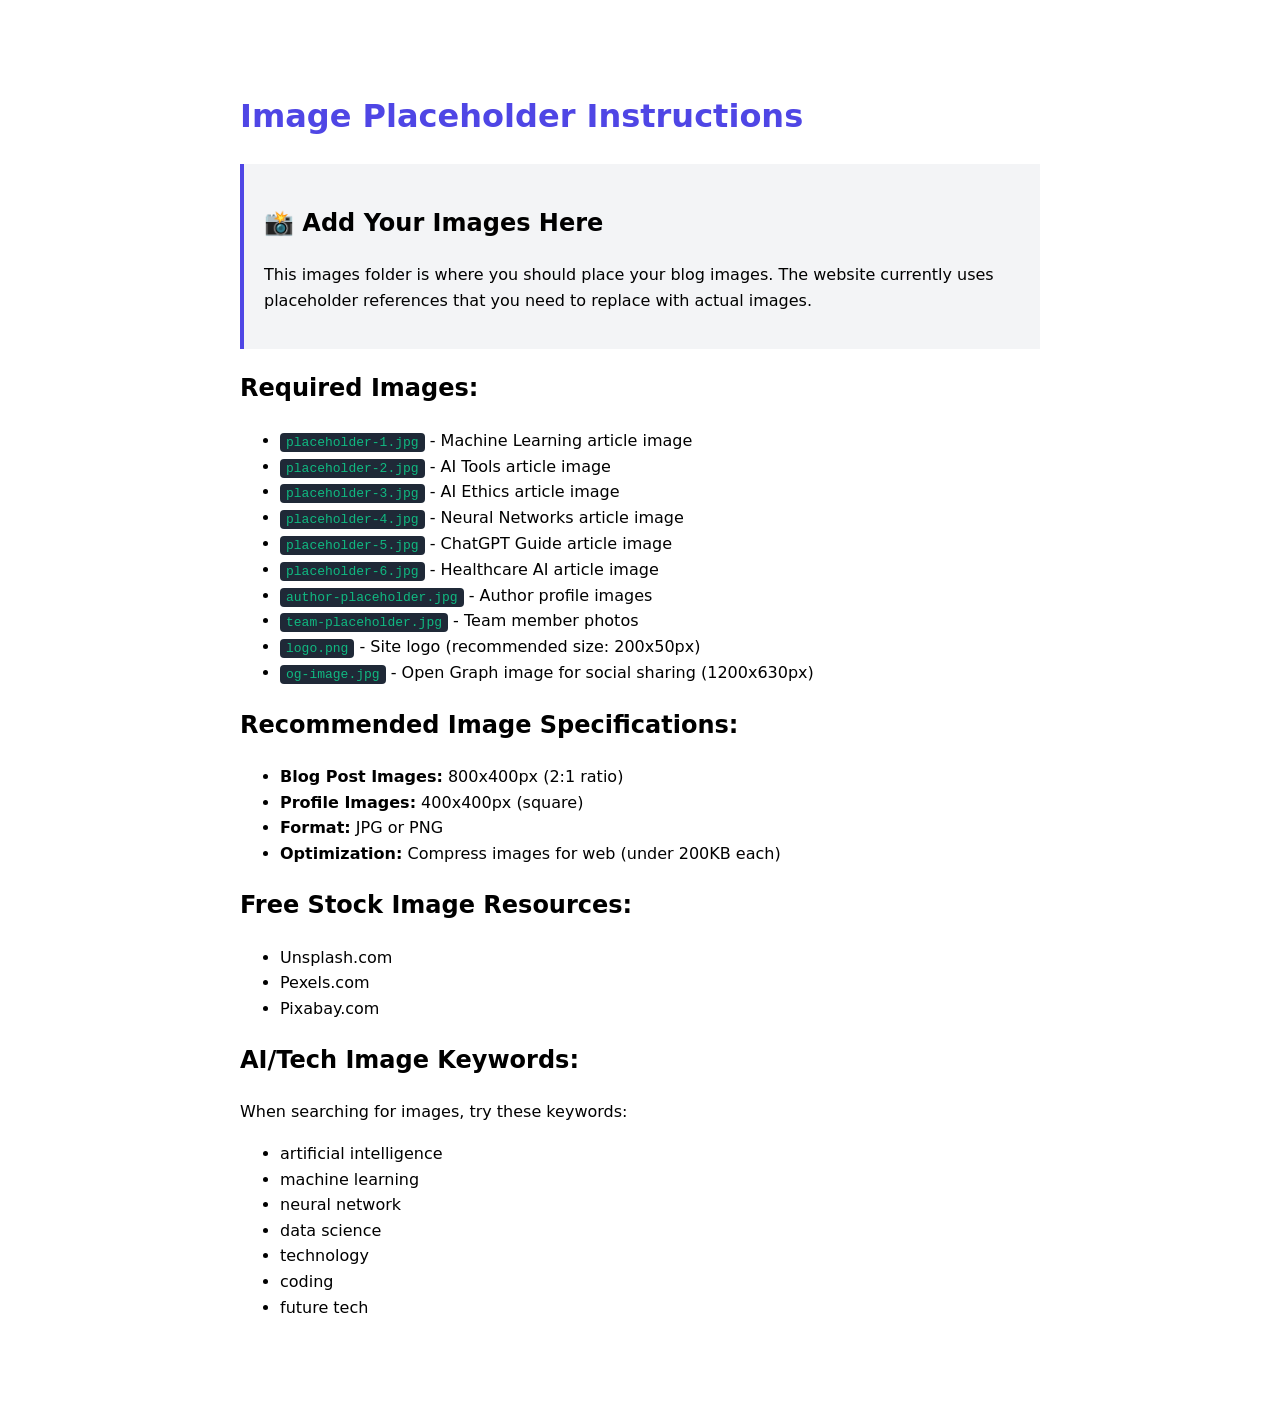
<file: images/README.html>
<!DOCTYPE html>
<html lang="en">
<head>
    <meta charset="UTF-8">
    <meta name="viewport" content="width=device-width, initial-scale=1.0">
    <title>Image Placeholder Instructions - AI Global</title>
    <style>
        body {
            font-family: system-ui, -apple-system, sans-serif;
            max-width: 800px;
            margin: 50px auto;
            padding: 20px;
            line-height: 1.6;
        }
        h1 { color: #4F46E5; }
        .info-box {
            background: #F3F4F6;
            border-left: 4px solid #4F46E5;
            padding: 20px;
            margin: 20px 0;
        }
        code {
            background: #1F2937;
            color: #10B981;
            padding: 2px 6px;
            border-radius: 4px;
        }
    </style>
</head>
<body>
    <h1>Image Placeholder Instructions</h1>
    
    <div class="info-box">
        <h2>📸 Add Your Images Here</h2>
        <p>This images folder is where you should place your blog images. The website currently uses placeholder references that you need to replace with actual images.</p>
    </div>
    
    <h2>Required Images:</h2>
    <ul>
        <li><code>placeholder-1.jpg</code> - Machine Learning article image</li>
        <li><code>placeholder-2.jpg</code> - AI Tools article image</li>
        <li><code>placeholder-3.jpg</code> - AI Ethics article image</li>
        <li><code>placeholder-4.jpg</code> - Neural Networks article image</li>
        <li><code>placeholder-5.jpg</code> - ChatGPT Guide article image</li>
        <li><code>placeholder-6.jpg</code> - Healthcare AI article image</li>
        <li><code>author-placeholder.jpg</code> - Author profile images</li>
        <li><code>team-placeholder.jpg</code> - Team member photos</li>
        <li><code>logo.png</code> - Site logo (recommended size: 200x50px)</li>
        <li><code>og-image.jpg</code> - Open Graph image for social sharing (1200x630px)</li>
    </ul>
    
    <h2>Recommended Image Specifications:</h2>
    <ul>
        <li><strong>Blog Post Images:</strong> 800x400px (2:1 ratio)</li>
        <li><strong>Profile Images:</strong> 400x400px (square)</li>
        <li><strong>Format:</strong> JPG or PNG</li>
        <li><strong>Optimization:</strong> Compress images for web (under 200KB each)</li>
    </ul>
    
    <h2>Free Stock Image Resources:</h2>
    <ul>
        <li>Unsplash.com</li>
        <li>Pexels.com</li>
        <li>Pixabay.com</li>
    </ul>
    
    <h2>AI/Tech Image Keywords:</h2>
    <p>When searching for images, try these keywords:</p>
    <ul>
        <li>artificial intelligence</li>
        <li>machine learning</li>
        <li>neural network</li>
        <li>data science</li>
        <li>technology</li>
        <li>coding</li>
        <li>future tech</li>
    </ul>
</body>
</html>
</file>
<file: css/style.css>
/* ================================
   AI Global - Modern CSS Stylesheet
   ================================ */

/* ===== CSS Variables ===== */
:root {
    /* Colors */
    --primary-color: #4F46E5;
    --primary-dark: #4338CA;
    --secondary-color: #06B6D4;
    --text-primary: #1F2937;
    --text-secondary: #6B7280;
    --bg-primary: #FFFFFF;
    --bg-secondary: #F9FAFB;
    --bg-tertiary: #F3F4F6;
    --border-color: #E5E7EB;
    --success-color: #10B981;
    --error-color: #EF4444;
    
    /* Typography */
    --font-sans: -apple-system, BlinkMacSystemFont, 'Segoe UI', Roboto, 'Helvetica Neue', Arial, sans-serif;
    --font-size-base: 16px;
    --line-height-base: 1.6;
    
    /* Spacing */
    --spacing-xs: 0.5rem;
    --spacing-sm: 1rem;
    --spacing-md: 1.5rem;
    --spacing-lg: 2rem;
    --spacing-xl: 3rem;
    --spacing-2xl: 4rem;
    
    /* Borders */
    --border-radius-sm: 0.375rem;
    --border-radius-md: 0.5rem;
    --border-radius-lg: 0.75rem;
    
    /* Transitions */
    --transition-base: all 0.3s ease;
    
    /* Shadows */
    --shadow-sm: 0 1px 2px 0 rgba(0, 0, 0, 0.05);
    --shadow-md: 0 4px 6px -1px rgba(0, 0, 0, 0.1);
    --shadow-lg: 0 10px 15px -3px rgba(0, 0, 0, 0.1);
}

/* ===== Reset & Base Styles ===== */
* {
    margin: 0;
    padding: 0;
    box-sizing: border-box;
}

html {
    font-size: var(--font-size-base);
    scroll-behavior: smooth;
}

body {
    font-family: var(--font-sans);
    line-height: var(--line-height-base);
    color: var(--text-primary);
    background-color: var(--bg-primary);
    -webkit-font-smoothing: antialiased;
    -moz-osx-font-smoothing: grayscale;
}

img {
    max-width: 100%;
    height: auto;
    display: block;
}

a {
    color: var(--primary-color);
    text-decoration: none;
    transition: var(--transition-base);
}

a:hover {
    color: var(--primary-dark);
}

ul {
    list-style: none;
}

/* ===== Typography ===== */
h1, h2, h3, h4, h5, h6 {
    font-weight: 700;
    line-height: 1.2;
    margin-bottom: var(--spacing-md);
    color: var(--text-primary);
}

h1 { font-size: 2.5rem; }
h2 { font-size: 2rem; }
h3 { font-size: 1.5rem; }
h4 { font-size: 1.25rem; }
h5 { font-size: 1.125rem; }
h6 { font-size: 1rem; }

p {
    margin-bottom: var(--spacing-sm);
}

/* ===== Layout Containers ===== */
.container {
    max-width: 1200px;
    margin: 0 auto;
    padding: 0 var(--spacing-md);
}

.container-narrow {
    max-width: 800px;
    margin: 0 auto;
    padding: 0 var(--spacing-md);
}

/* ===== Header & Navigation ===== */
.header {
    background: var(--bg-primary);
    box-shadow: var(--shadow-sm);
    position: sticky;
    top: 0;
    z-index: 1000;
    border-bottom: 1px solid var(--border-color);
}

.nav-container {
    display: flex;
    justify-content: space-between;
    align-items: center;
    padding: var(--spacing-sm) var(--spacing-md);
    max-width: 1200px;
    margin: 0 auto;
}

.logo a {
    font-size: 1.5rem;
    font-weight: 700;
    color: var(--primary-color);
}

.nav-menu {
    display: flex;
    gap: var(--spacing-lg);
    align-items: center;
}

.nav-menu a {
    color: var(--text-secondary);
    font-weight: 500;
    transition: var(--transition-base);
}

.nav-menu a:hover,
.nav-menu a.active {
    color: var(--primary-color);
}

.nav-toggle {
    display: none;
    flex-direction: column;
    gap: 4px;
    background: none;
    border: none;
    cursor: pointer;
}

.nav-toggle span {
    width: 25px;
    height: 3px;
    background: var(--text-primary);
    transition: var(--transition-base);
}

/* ===== Buttons ===== */
.btn {
    display: inline-block;
    padding: 0.75rem 1.5rem;
    border-radius: var(--border-radius-md);
    font-weight: 600;
    text-align: center;
    cursor: pointer;
    transition: var(--transition-base);
    border: none;
    font-size: 1rem;
}

.btn-primary {
    background: var(--primary-color);
    color: white;
}

.btn-primary:hover {
    background: var(--primary-dark);
    color: white;
    transform: translateY(-2px);
    box-shadow: var(--shadow-md);
}

.btn-secondary {
    background: var(--bg-tertiary);
    color: var(--text-primary);
}

.btn-secondary:hover {
    background: var(--border-color);
}

.btn-tertiary {
    background: transparent;
    color: var(--primary-color);
    border: 2px solid var(--primary-color);
}

.btn-tertiary:hover {
    background: var(--primary-color);
    color: white;
}

/* ===== Hero Section ===== */
.hero {
    background: linear-gradient(135deg, #667eea 0%, #764ba2 100%);
    color: white;
    padding: var(--spacing-2xl) 0;
    text-align: center;
}

.hero h1 {
    color: white;
    font-size: 3rem;
    margin-bottom: var(--spacing-md);
}

.hero-subtitle {
    font-size: 1.5rem;
    margin-bottom: var(--spacing-sm);
    opacity: 0.95;
}

.hero-description {
    font-size: 1.125rem;
    max-width: 700px;
    margin: 0 auto var(--spacing-lg);
    opacity: 0.9;
    line-height: 1.7;
}

/* ===== Page Header ===== */
.page-header {
    background: var(--bg-secondary);
    padding: var(--spacing-xl) 0;
    text-align: center;
    border-bottom: 1px solid var(--border-color);
}

.page-header h1 {
    margin-bottom: var(--spacing-sm);
}

.page-header p {
    color: var(--text-secondary);
    font-size: 1.125rem;
}

/* ===== Featured Posts ===== */
.featured-posts {
    padding: var(--spacing-2xl) 0;
}

.featured-posts h2 {
    text-align: center;
    margin-bottom: var(--spacing-xl);
    font-size: 2.5rem;
}

.posts-grid {
    display: grid;
    grid-template-columns: repeat(auto-fit, minmax(320px, 1fr));
    gap: var(--spacing-lg);
}

.post-card {
    background: var(--bg-primary);
    border-radius: var(--border-radius-lg);
    overflow: hidden;
    box-shadow: var(--shadow-md);
    transition: var(--transition-base);
}

.post-card:hover {
    transform: translateY(-5px);
    box-shadow: var(--shadow-lg);
}

.post-image {
    width: 100%;
    height: 200px;
    background: var(--bg-tertiary);
    overflow: hidden;
}

.post-image img {
    width: 100%;
    height: 100%;
    object-fit: cover;
}

.post-content {
    padding: var(--spacing-md);
}

.post-category {
    display: inline-block;
    background: var(--primary-color);
    color: white;
    padding: 0.25rem 0.75rem;
    border-radius: var(--border-radius-sm);
    font-size: 0.875rem;
    font-weight: 600;
    margin-bottom: var(--spacing-sm);
}

.post-content h3 {
    margin-bottom: var(--spacing-sm);
    font-size: 1.25rem;
}

.post-content h3 a {
    color: var(--text-primary);
}

.post-content h3 a:hover {
    color: var(--primary-color);
}

.post-content p {
    color: var(--text-secondary);
    margin-bottom: var(--spacing-md);
}

.post-meta {
    display: flex;
    flex-wrap: wrap;
    gap: var(--spacing-sm);
    font-size: 0.875rem;
    color: var(--text-secondary);
}

.post-meta span {
    display: flex;
    align-items: center;
}

/* ===== Blog List (Horizontal Cards) ===== */
.blog-list {
    padding: var(--spacing-xl) 0;
}

.posts-list {
    display: flex;
    flex-direction: column;
    gap: var(--spacing-lg);
    margin-bottom: var(--spacing-xl);
}

.post-card-horizontal {
    display: grid;
    grid-template-columns: 300px 1fr;
    gap: var(--spacing-md);
    background: var(--bg-primary);
    border-radius: var(--border-radius-lg);
    overflow: hidden;
    box-shadow: var(--shadow-md);
    transition: var(--transition-base);
}

.post-card-horizontal:hover {
    box-shadow: var(--shadow-lg);
}

.post-card-horizontal .post-image {
    height: 100%;
    min-height: 200px;
}

.post-card-horizontal h2 {
    font-size: 1.5rem;
    margin-bottom: var(--spacing-sm);
}

/* ===== Blog Filters ===== */
.blog-filters {
    padding: var(--spacing-lg) 0;
    background: var(--bg-secondary);
}

.filter-bar {
    display: flex;
    flex-wrap: wrap;
    gap: var(--spacing-md);
    justify-content: space-between;
    align-items: center;
}

.search-box {
    display: flex;
    gap: var(--spacing-xs);
    flex: 1;
    max-width: 500px;
}

.search-box input {
    flex: 1;
    padding: 0.75rem;
    border: 1px solid var(--border-color);
    border-radius: var(--border-radius-md);
    font-size: 1rem;
}

.search-box button {
    padding: 0.75rem 1.5rem;
    background: var(--primary-color);
    color: white;
    border: none;
    border-radius: var(--border-radius-md);
    font-weight: 600;
    cursor: pointer;
    transition: var(--transition-base);
}

.search-box button:hover {
    background: var(--primary-dark);
}

.category-filter {
    display: flex;
    align-items: center;
    gap: var(--spacing-sm);
}

.category-filter label {
    font-weight: 600;
    color: var(--text-primary);
}

.category-filter select {
    padding: 0.75rem;
    border: 1px solid var(--border-color);
    border-radius: var(--border-radius-md);
    font-size: 1rem;
    cursor: pointer;
}

/* ===== Pagination ===== */
.pagination {
    display: flex;
    justify-content: center;
    align-items: center;
    gap: var(--spacing-md);
}

.pagination-btn {
    padding: 0.75rem 1.5rem;
    background: var(--primary-color);
    color: white;
    border: none;
    border-radius: var(--border-radius-md);
    font-weight: 600;
    cursor: pointer;
    transition: var(--transition-base);
}

.pagination-btn:hover:not(:disabled) {
    background: var(--primary-dark);
}

.pagination-btn:disabled {
    background: var(--bg-tertiary);
    color: var(--text-secondary);
    cursor: not-allowed;
}

.pagination-info {
    font-weight: 600;
    color: var(--text-primary);
}

/* ===== Single Post ===== */
.post-single {
    padding: var(--spacing-xl) 0;
}

.post-header {
    text-align: center;
    margin-bottom: var(--spacing-lg);
}

.post-header h1 {
    font-size: 2.5rem;
    margin-bottom: var(--spacing-md);
}

.post-featured-image {
    margin-bottom: var(--spacing-xl);
    border-radius: var(--border-radius-lg);
    overflow: hidden;
}

.post-body {
    font-size: 1.125rem;
    line-height: 1.8;
    color: var(--text-primary);
}

.post-body .lead {
    font-size: 1.25rem;
    color: var(--text-secondary);
    margin-bottom: var(--spacing-lg);
}

.post-body h2 {
    margin-top: var(--spacing-xl);
    margin-bottom: var(--spacing-md);
}

.post-body h3 {
    margin-top: var(--spacing-lg);
    margin-bottom: var(--spacing-sm);
}

.post-body p {
    margin-bottom: var(--spacing-md);
}

.post-body ul,
.post-body ol {
    list-style: inherit;
    margin-left: var(--spacing-lg);
    margin-bottom: var(--spacing-md);
}

.post-body li {
    margin-bottom: var(--spacing-xs);
}

.post-tags {
    margin-top: var(--spacing-xl);
    padding-top: var(--spacing-lg);
    border-top: 1px solid var(--border-color);
}

.post-tags a {
    display: inline-block;
    background: var(--bg-tertiary);
    padding: 0.5rem 1rem;
    border-radius: var(--border-radius-sm);
    margin-right: var(--spacing-xs);
    margin-bottom: var(--spacing-xs);
    font-size: 0.875rem;
    color: var(--text-secondary);
}

.post-tags a:hover {
    background: var(--primary-color);
    color: white;
}

/* ===== Author Bio ===== */
.author-bio {
    display: flex;
    gap: var(--spacing-md);
    margin-top: var(--spacing-xl);
    padding: var(--spacing-lg);
    background: var(--bg-secondary);
    border-radius: var(--border-radius-lg);
}

.author-image {
    flex-shrink: 0;
}

.author-image img {
    width: 80px;
    height: 80px;
    border-radius: 50%;
    object-fit: cover;
}

.author-info h3 {
    margin-bottom: var(--spacing-xs);
    font-size: 1rem;
    color: var(--text-secondary);
}

.author-info h4 {
    margin-bottom: var(--spacing-sm);
}

/* ===== Related Posts ===== */
.related-posts {
    margin-top: var(--spacing-2xl);
}

.related-posts h2 {
    margin-bottom: var(--spacing-lg);
}

.related-posts-grid {
    display: grid;
    grid-template-columns: repeat(auto-fit, minmax(250px, 1fr));
    gap: var(--spacing-md);
}

.related-post-card {
    display: block;
    border-radius: var(--border-radius-lg);
    overflow: hidden;
    box-shadow: var(--shadow-md);
    transition: var(--transition-base);
}

.related-post-card:hover {
    transform: translateY(-5px);
    box-shadow: var(--shadow-lg);
}

.related-post-card img {
    width: 100%;
    height: 150px;
    object-fit: cover;
}

.related-post-card h3 {
    padding: var(--spacing-sm);
    font-size: 1rem;
    color: var(--text-primary);
}

/* ===== Comments Section ===== */
.comments-section {
    margin-top: var(--spacing-2xl);
    padding-top: var(--spacing-xl);
    border-top: 1px solid var(--border-color);
}

.comments-notice {
    color: var(--text-secondary);
    margin-bottom: var(--spacing-lg);
}

.comment-form {
    margin-bottom: var(--spacing-xl);
}

/* ===== Categories Section ===== */
.categories {
    padding: var(--spacing-2xl) 0;
    background: var(--bg-secondary);
}

.categories h2 {
    text-align: center;
    margin-bottom: var(--spacing-xl);
    font-size: 2.5rem;
}

.categories-grid {
    display: grid;
    grid-template-columns: repeat(auto-fit, minmax(250px, 1fr));
    gap: var(--spacing-md);
}

.category-card {
    background: var(--bg-primary);
    padding: var(--spacing-lg);
    border-radius: var(--border-radius-lg);
    text-align: center;
    box-shadow: var(--shadow-md);
    transition: var(--transition-base);
    display: block;
}

.category-card:hover {
    transform: translateY(-5px);
    box-shadow: var(--shadow-lg);
    background: var(--primary-color);
    color: white;
}

.category-card h3 {
    color: var(--text-primary);
    margin-bottom: var(--spacing-sm);
}

.category-card:hover h3,
.category-card:hover p {
    color: white;
}

.category-card p {
    color: var(--text-secondary);
    margin-bottom: 0;
}

/* ===== Newsletter Section ===== */
.newsletter {
    padding: var(--spacing-2xl) 0;
    text-align: center;
}

.newsletter h2 {
    font-size: 2rem;
    margin-bottom: var(--spacing-sm);
}

.newsletter > p {
    color: var(--text-secondary);
    margin-bottom: var(--spacing-lg);
    font-size: 1.125rem;
}

.newsletter-form {
    display: flex;
    gap: var(--spacing-sm);
    max-width: 500px;
    margin: 0 auto var(--spacing-sm);
}

.newsletter-form input {
    flex: 1;
    padding: 0.75rem;
    border: 1px solid var(--border-color);
    border-radius: var(--border-radius-md);
    font-size: 1rem;
}

.newsletter-privacy {
    font-size: 0.875rem;
    color: var(--text-secondary);
}

/* ===== About Page ===== */
.about-section,
.mission-section,
.values-section,
.team-section,
.standards-section {
    padding: var(--spacing-2xl) 0;
}

.about-section {
    background: var(--bg-primary);
}

.mission-section {
    background: var(--bg-secondary);
}

.about-content p {
    font-size: 1.125rem;
    line-height: 1.8;
    margin-bottom: var(--spacing-md);
}

.mission-grid {
    display: grid;
    grid-template-columns: repeat(auto-fit, minmax(280px, 1fr));
    gap: var(--spacing-lg);
    margin-top: var(--spacing-lg);
}

.mission-card {
    background: var(--bg-primary);
    padding: var(--spacing-lg);
    border-radius: var(--border-radius-lg);
    box-shadow: var(--shadow-md);
}

.mission-card h3 {
    color: var(--primary-color);
    margin-bottom: var(--spacing-sm);
}

.values-content {
    display: grid;
    gap: var(--spacing-lg);
    margin-top: var(--spacing-lg);
}

.value-item {
    padding: var(--spacing-lg);
    background: var(--bg-secondary);
    border-radius: var(--border-radius-lg);
    border-left: 4px solid var(--primary-color);
}

.value-item h3 {
    color: var(--primary-color);
    margin-bottom: var(--spacing-sm);
}

.team-intro {
    text-align: center;
    max-width: 700px;
    margin: 0 auto var(--spacing-xl);
    color: var(--text-secondary);
    font-size: 1.125rem;
}

.team-grid {
    display: grid;
    grid-template-columns: repeat(auto-fit, minmax(280px, 1fr));
    gap: var(--spacing-lg);
    margin-top: var(--spacing-lg);
}

.team-member {
    text-align: center;
    padding: var(--spacing-lg);
    background: var(--bg-secondary);
    border-radius: var(--border-radius-lg);
}

.member-image {
    width: 120px;
    height: 120px;
    margin: 0 auto var(--spacing-md);
    border-radius: 50%;
    overflow: hidden;
    background: var(--bg-tertiary);
}

.member-image img {
    width: 100%;
    height: 100%;
    object-fit: cover;
}

.team-member h3 {
    margin-bottom: var(--spacing-xs);
}

.member-role {
    color: var(--primary-color);
    font-weight: 600;
    margin-bottom: var(--spacing-sm);
}

.standards-content {
    max-width: 800px;
    margin: 0 auto;
}

.standards-list {
    list-style: none;
    margin-top: var(--spacing-md);
}

.standards-list li {
    padding: var(--spacing-sm) 0;
    padding-left: var(--spacing-lg);
    position: relative;
}

.standards-list li::before {
    content: "✓";
    position: absolute;
    left: 0;
    color: var(--success-color);
    font-weight: bold;
}

.cta-section {
    padding: var(--spacing-2xl) 0;
    background: var(--bg-secondary);
    text-align: center;
}

.cta-section h2 {
    margin-bottom: var(--spacing-sm);
}

.cta-section p {
    color: var(--text-secondary);
    font-size: 1.125rem;
    margin-bottom: var(--spacing-lg);
}

/* ===== Contact Page ===== */
.contact-section {
    padding: var(--spacing-2xl) 0;
}

.contact-grid {
    display: grid;
    grid-template-columns: 1fr 1fr;
    gap: var(--spacing-2xl);
}

.contact-form-container h2,
.contact-info h2 {
    margin-bottom: var(--spacing-md);
}

.contact-form-container > p {
    color: var(--text-secondary);
    margin-bottom: var(--spacing-lg);
}

.form-group {
    margin-bottom: var(--spacing-md);
}

.form-group label {
    display: block;
    font-weight: 600;
    margin-bottom: var(--spacing-xs);
    color: var(--text-primary);
}

.form-group input,
.form-group select,
.form-group textarea {
    width: 100%;
    padding: 0.75rem;
    border: 1px solid var(--border-color);
    border-radius: var(--border-radius-md);
    font-size: 1rem;
    font-family: var(--font-sans);
    transition: var(--transition-base);
}

.form-group input:focus,
.form-group select:focus,
.form-group textarea:focus {
    outline: none;
    border-color: var(--primary-color);
    box-shadow: 0 0 0 3px rgba(79, 70, 229, 0.1);
}

.checkbox-label {
    display: flex;
    align-items: center;
    gap: var(--spacing-xs);
    font-weight: normal;
}

.checkbox-label input {
    width: auto;
}

.form-message {
    margin-top: var(--spacing-md);
    padding: var(--spacing-sm);
    border-radius: var(--border-radius-md);
    display: none;
}

.form-message.success {
    display: block;
    background: #D1FAE5;
    color: #065F46;
}

.form-message.error {
    display: block;
    background: #FEE2E2;
    color: #991B1B;
}

.contact-info-item {
    margin-bottom: var(--spacing-lg);
    padding-bottom: var(--spacing-lg);
    border-bottom: 1px solid var(--border-color);
}

.contact-info-item:last-child {
    border-bottom: none;
}

.contact-info-item h3 {
    margin-bottom: var(--spacing-sm);
    color: var(--primary-color);
}

.info-note {
    font-size: 0.875rem;
    color: var(--text-secondary);
    margin-top: var(--spacing-xs);
}

.social-links-vertical {
    display: flex;
    flex-direction: column;
    gap: var(--spacing-xs);
}

.social-links-vertical a {
    padding: var(--spacing-xs) 0;
}

/* ===== Legal Pages ===== */
.legal-page {
    padding: var(--spacing-2xl) 0;
}

.last-updated {
    color: var(--text-secondary);
    margin-bottom: var(--spacing-xl);
    font-style: italic;
}

.legal-content {
    font-size: 1.0625rem;
    line-height: 1.8;
}

.legal-content h2 {
    margin-top: var(--spacing-xl);
    margin-bottom: var(--spacing-md);
    color: var(--primary-color);
}

.legal-content h3 {
    margin-top: var(--spacing-lg);
    margin-bottom: var(--spacing-sm);
}

.legal-content ul,
.legal-content ol {
    list-style: inherit;
    margin-left: var(--spacing-lg);
    margin-bottom: var(--spacing-md);
}

.legal-content li {
    margin-bottom: var(--spacing-xs);
}

.cookie-table {
    width: 100%;
    border-collapse: collapse;
    margin: var(--spacing-lg) 0;
    font-size: 0.9375rem;
}

.cookie-table th,
.cookie-table td {
    padding: var(--spacing-sm);
    text-align: left;
    border: 1px solid var(--border-color);
}

.cookie-table th {
    background: var(--bg-secondary);
    font-weight: 600;
    color: var(--text-primary);
}

.cookie-table tbody tr:hover {
    background: var(--bg-secondary);
}

/* ===== Cookie Consent Banner ===== */
.cookie-consent {
    position: fixed;
    bottom: 0;
    left: 0;
    right: 0;
    background: var(--text-primary);
    color: white;
    padding: var(--spacing-md);
    box-shadow: var(--shadow-lg);
    z-index: 10000;
    animation: slideUp 0.3s ease;
}

@keyframes slideUp {
    from {
        transform: translateY(100%);
    }
    to {
        transform: translateY(0);
    }
}

.cookie-consent.hidden {
    display: none;
}

.cookie-consent-content {
    max-width: 1200px;
    margin: 0 auto;
}

.cookie-consent h3 {
    margin-bottom: var(--spacing-sm);
    color: white;
}

.cookie-consent p {
    margin-bottom: var(--spacing-md);
    line-height: 1.6;
}

.cookie-consent a {
    color: var(--secondary-color);
    text-decoration: underline;
}

.cookie-buttons {
    display: flex;
    flex-wrap: wrap;
    gap: var(--spacing-sm);
}

.cookie-buttons .btn {
    flex: 0 1 auto;
}

/* ===== Footer ===== */
.footer {
    background: var(--text-primary);
    color: white;
    padding: var(--spacing-2xl) 0 var(--spacing-md);
    margin-top: var(--spacing-2xl);
}

.footer-grid {
    display: grid;
    grid-template-columns: repeat(auto-fit, minmax(250px, 1fr));
    gap: var(--spacing-xl);
    margin-bottom: var(--spacing-xl);
}

.footer-col h4 {
    color: white;
    margin-bottom: var(--spacing-md);
    font-size: 1.125rem;
}

.footer-col p {
    color: rgba(255, 255, 255, 0.8);
    line-height: 1.6;
}

.footer-col ul {
    display: flex;
    flex-direction: column;
    gap: var(--spacing-xs);
}

.footer-col a {
    color: rgba(255, 255, 255, 0.8);
    transition: var(--transition-base);
}

.footer-col a:hover {
    color: white;
    padding-left: var(--spacing-xs);
}

.social-links {
    display: flex;
    gap: var(--spacing-md);
}

.footer-bottom {
    padding-top: var(--spacing-lg);
    border-top: 1px solid rgba(255, 255, 255, 0.1);
    text-align: center;
}

.footer-bottom p {
    color: rgba(255, 255, 255, 0.7);
    margin-bottom: var(--spacing-xs);
}

.disclaimer {
    font-size: 0.875rem;
}

/* ===== Responsive Design ===== */
@media (max-width: 768px) {
    h1 { font-size: 2rem; }
    h2 { font-size: 1.75rem; }
    
    .nav-menu {
        display: none;
        position: absolute;
        top: 100%;
        left: 0;
        right: 0;
        background: var(--bg-primary);
        flex-direction: column;
        padding: var(--spacing-md);
        box-shadow: var(--shadow-lg);
    }
    
    .nav-menu.active {
        display: flex;
    }
    
    .nav-toggle {
        display: flex;
    }
    
    .hero h1 {
        font-size: 2rem;
    }
    
    .hero-subtitle {
        font-size: 1.25rem;
    }
    
    .posts-grid {
        grid-template-columns: 1fr;
    }
    
    .post-card-horizontal {
        grid-template-columns: 1fr;
    }
    
    .filter-bar {
        flex-direction: column;
        align-items: stretch;
    }
    
    .search-box {
        max-width: 100%;
    }
    
    .contact-grid {
        grid-template-columns: 1fr;
    }
    
    .newsletter-form {
        flex-direction: column;
    }
    
    .cookie-buttons {
        flex-direction: column;
    }
    
    .cookie-buttons .btn {
        width: 100%;
    }
}

@media (max-width: 480px) {
    :root {
        --font-size-base: 14px;
    }
    
    .hero {
        padding: var(--spacing-lg) 0;
    }
    
    .container,
    .container-narrow {
        padding: 0 var(--spacing-sm);
    }
}

/* ===== Utility Classes ===== */
.hidden {
    display: none !important;
}

.text-center {
    text-align: center;
}

.mt-lg {
    margin-top: var(--spacing-lg);
}

.mb-lg {
    margin-bottom: var(--spacing-lg);
}

/* ===== Print Styles ===== */
@media print {
    .header,
    .footer,
    .cookie-consent,
    .newsletter {
        display: none;
    }
}
</file>
